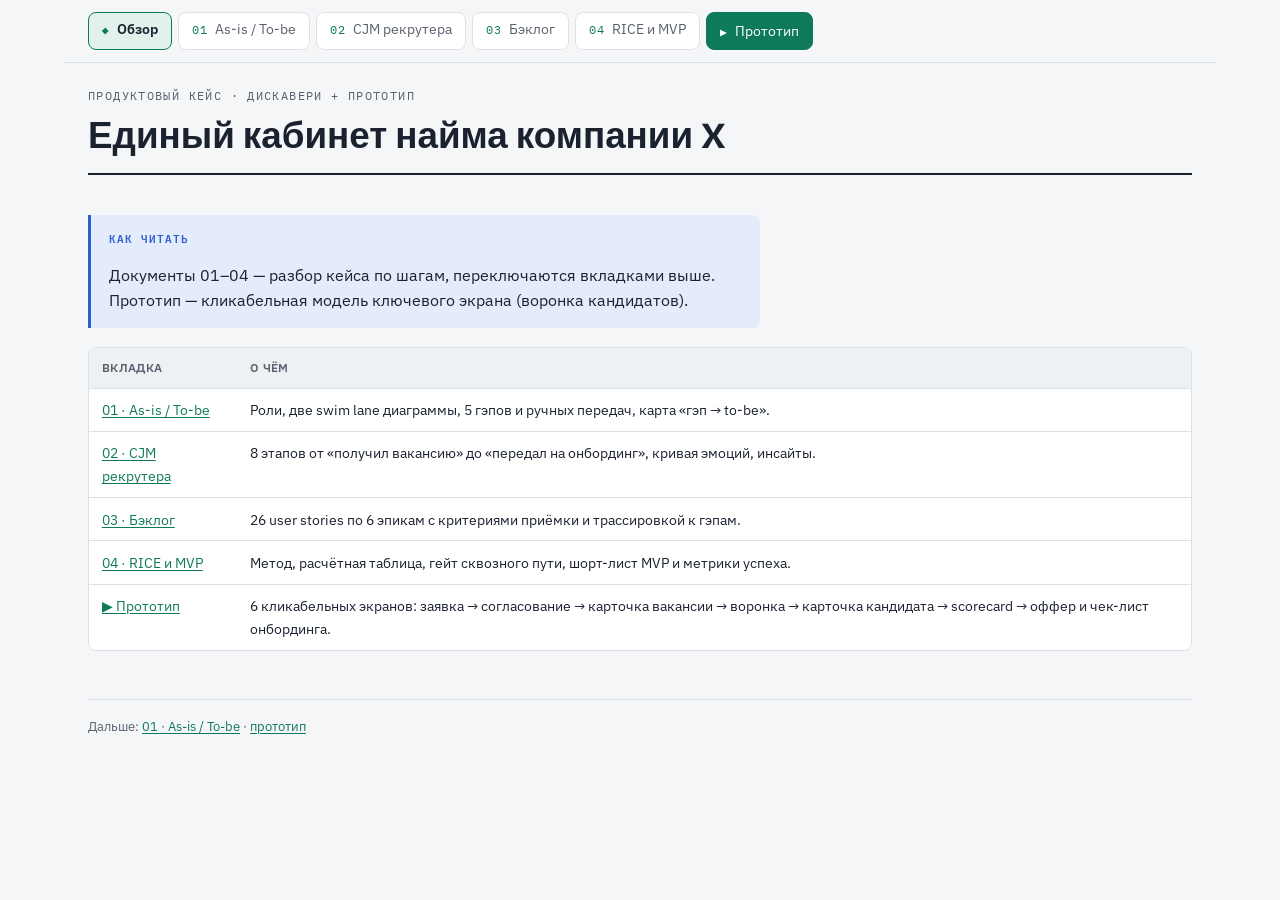
<file: index.html>
<!doctype html>
<html lang="ru">
<head>
<meta charset="utf-8">
<meta name="viewport" content="width=device-width, initial-scale=1">
<title>Единый кабинет найма компании X — решение кейса</title>
<link rel="preconnect" href="https://fonts.googleapis.com">
<link rel="preconnect" href="https://fonts.gstatic.com" crossorigin>
<link rel="stylesheet" href="https://fonts.googleapis.com/css2?family=Bricolage+Grotesque:opsz,wght@12..96,400..800&family=IBM+Plex+Mono:wght@400;500&family=IBM+Plex+Sans:wght@400;500;600;700&display=swap">
<link rel="stylesheet" href="assets/base.css">
<style>
  .doc-tabs {
    position: sticky; top: 0; z-index: 10;
    display: flex; flex-wrap: wrap; gap: 0.4rem;
    max-width: var(--maxw-page); margin: 0 auto; padding: 0.75rem 1.5rem;
    background: color-mix(in srgb, var(--ground) 92%, transparent);
    backdrop-filter: blur(6px);
    border-bottom: 1px solid var(--border);
  }
  .doc-tab {
    font-family: var(--font-body); font-size: 0.9rem; color: var(--ink-muted);
    background: var(--surface); border: 1px solid var(--border); border-radius: 8px;
    padding: 0.4rem 0.8rem; cursor: pointer; display: inline-flex; align-items: baseline; gap: 0.45rem;
    transition: border-color .15s, color .15s;
  }
  .doc-tab:hover { border-color: var(--accent); }
  .doc-tab .tnum { font-family: var(--font-mono); font-size: 0.72rem; letter-spacing: .08em; color: var(--accent); }
  .doc-tab[aria-selected="true"] { color: var(--ink); border-color: var(--accent); background: var(--accent-soft); font-weight: 600; }
  .tab-link { text-decoration: none; color: #fff; background: var(--accent); border-color: var(--accent); }
  .tab-link .tnum { color: #fff; }
  .tab-link:hover { filter: brightness(1.08); }
  .doc-panel { max-width: var(--maxw-page); margin: 0 auto; padding: 1.5rem; }
  .doc-panel .doc-head { margin-top: 0; }
  @media print {
    .doc-tabs { display: none; }
    .doc-panel[hidden] { display: block !important; }
    .doc-panel { padding: 0; break-before: page; }
    .doc-panel:first-of-type { break-before: auto; }
  }
</style>
</head>
<body>
<nav class="doc-tabs" role="tablist" aria-label="Документы кейса">
    <button role="tab" class="doc-tab" id="tab-d00" aria-controls="d00" data-target="d00"><span class="tnum">◆</span>Обзор</button>
    <button role="tab" class="doc-tab" id="tab-d01" aria-controls="d01" data-target="d01"><span class="tnum">01</span>As-is / To-be</button>
    <button role="tab" class="doc-tab" id="tab-d02" aria-controls="d02" data-target="d02"><span class="tnum">02</span>CJM рекрутера</button>
    <button role="tab" class="doc-tab" id="tab-d03" aria-controls="d03" data-target="d03"><span class="tnum">03</span>Бэклог</button>
    <button role="tab" class="doc-tab" id="tab-d04" aria-controls="d04" data-target="d04"><span class="tnum">04</span>RICE и MVP</button>
    <a class="doc-tab tab-link" href="prototype/index.html"><span class="tnum">▶</span>Прототип</a>
</nav>
<main>
  <section class="doc-panel" id="d00" role="tabpanel" aria-labelledby="tab-d00" hidden>

  <header class="doc-head">
    <span class="kicker">Продуктовый кейс · дискавери + прототип</span>
    <h1>Единый кабинет найма компании X</h1>
  </header>

  <div class="callout info">
    <span class="tag">Как читать</span>
    <p>Документы 01–04 — разбор кейса по шагам, переключаются вкладками выше. Прототип —
      кликабельная модель ключевого экрана (воронка кандидатов).</p>
  </div>

  <div class="table-wrap">
  <table>
    <thead><tr><th>Вкладка</th><th>О чём</th></tr></thead>
    <tbody>
      <tr><td><a href="#d01">01 · As-is / To-be</a></td><td>Роли, две swim lane диаграммы, 5 гэпов и ручных передач, карта «гэп → to-be».</td></tr>
      <tr><td><a href="#d02">02 · CJM рекрутера</a></td><td>8 этапов от «получил вакансию» до «передал на онбординг», кривая эмоций, инсайты.</td></tr>
      <tr><td><a href="#d03">03 · Бэклог</a></td><td>26 user stories по 6 эпикам с критериями приёмки и трассировкой к гэпам.</td></tr>
      <tr><td><a href="#d04">04 · RICE и MVP</a></td><td>Метод, расчётная таблица, гейт сквозного пути, шорт-лист MVP и метрики успеха.</td></tr>
      <tr><td><a href="prototype/index.html">▶ Прототип</a></td><td>6 кликабельных экранов: заявка → согласование → карточка вакансии → воронка → карточка кандидата → scorecard → оффер и чек-лист онбординга.</td></tr>
    </tbody>
  </table>
  </div>

  <p class="footnote">Дальше: <a href="#d01">01 · As-is / To-be</a> · <a href="prototype/index.html">прототип</a></p>

  </section>
  <section class="doc-panel" id="d01" role="tabpanel" aria-labelledby="tab-d01" hidden>

  <header class="doc-head">
    <span class="kicker">Кейс «Кабинет найма» · документ 01</span>
    <h1>As-is / To-be workflow</h1>
  </header>

  <p class="lede">Найм в компании X держится на людях, а не на инструменте. Единого источника
    правды (single source of truth) по вакансии нет: заявку заводят письмом, воронку рекрутер ведёт
    в личном Excel, фидбэк с интервью остаётся в чатах.
    Автоматизации нет ни на одном стыке — ни маршрутов согласования, ни автопереходов по статусам,
    ни SLA-таймеров и напоминаний. Каждый переход между ролями (HM → согласующие → рекрутер →
    интервьюеры → HRBP) — это ручной пинг, поэтому статус вакансии не виден целиком.</p>

  <h2>Роли в процессе</h2>
  <div class="table-wrap">
  <table>
    <thead><tr><th>Роль</th><th>Зона ответственности</th><th>Что делает руками сейчас</th></tr></thead>
    <tbody>
      <tr><td><strong>Нанимающий менеджер (HM)</strong></td><td>Формулирует потребность, создаёт заявку, проводит интервью, принимает решение по кандидату</td><td>Пишет заявку письмом, пингует рекрутера в чате, шлёт мнение об интервью текстом</td></tr>
      <tr><td><strong>Согласующие</strong><br>(руководитель HM, финансы / C&amp;B — Compensation &amp; Benefits, команда по компенсациям и льготам)</td><td>Подтверждают потребность против оргштатки и бюджета, согласуют вилку</td><td>Отвечают «ок» в цепочке писем</td></tr>
      <tr><td><strong>Рекрутер</strong></td><td>Публикация, сорсинг, скрининг, координация интервью, сбор фидбэка, оффер</td><td>Ведёт кандидатов в Excel, вручную собирает фидбэк, дублирует статусы в чаты</td></tr>
      <tr><td><strong>HR-партнёр (HRBP)</strong></td><td>Контроль процесса и SLA, запуск онбординга, адаптация на выходе</td><td>Заводит задачи на IT / доступы / рабочее место по памяти после оффера</td></tr>
      <tr><td><strong>Кандидат</strong> <span class="badge">внешний актор</span></td><td>Не пользователь кабинета. Его ощущение скорости и прозрачности — метрика</td><td>—</td></tr>
    </tbody>
  </table>
  </div>

  <h2>По чему меряем процесс</h2>
  <p>Четыре метрики, которые кабинет должен сдвинуть. Первые две — результат процесса,
    вторые две — его переносимость участниками и кандидатом.</p>
  <div class="table-wrap">
  <table>
    <thead><tr><th>Метрика</th><th>Что показывает</th><th>Как считаем</th></tr></thead>
    <tbody>
      <tr><td><strong>Time to fill</strong></td><td>Скорость сквозного процесса — от открытия вакансии до выхода сотрудника, включая согласование заявки и онбординг</td><td>Календарные дни между «вакансия открыта» и «первый рабочий день», медиана по закрытым за период</td></tr>
      <tr><td><strong>% прошедших испытательный срок</strong></td><td>Качество найма — прокси quality of hire и обратная сторона ранней текучести</td><td>Доля нанятых, успешно завершивших испытательный срок, от всех вышедших за период</td></tr>
      <tr><td><strong>Удовлетворённость кандидата процессом</strong></td><td>Прозрачность и скорость глазами кандидата — прямой драйвер candidate drop-off и принятия оффера</td><td>Опрос после финала (принят или отказ), CSAT/NPS по 5-балльной шкале</td></tr>
      <tr><td><strong>Удовлетворённость участников процессом</strong></td><td>Переносимость процесса для рекрутера, HM и HRBP — сколько ручной работы и «догонок» он требует</td><td>Периодический внутренний опрос трёх ролей, CSAT по 5-балльной шкале + доля ручных действий</td></tr>
    </tbody>
  </table>
  </div>

  <h2>As-is — процесс сегодня</h2>
  <figure class="diagram">
    <svg class="swimlane" viewBox="0 0 1225 362" role="img" aria-label="Swim lane диаграмма текущего процесса найма: пять дорожек ролей и девять этапов, все передачи между ролями ручные, пять отмеченных гэпов">
      <defs>
        <marker id="a-hand" markerWidth="8" markerHeight="8" refX="7" refY="4" orient="auto"><polygon points="0,0 8,4 0,8" fill="#c0392b"/></marker>
      </defs>
      <!-- сетка дорожек -->
      <g class="swimlane">
        <line class="lane-sep" x1="10" y1="30" x2="1215" y2="30"/>
        <line class="lane-sep" x1="10" y1="94" x2="1215" y2="94"/>
        <line class="lane-sep" x1="10" y1="158" x2="1215" y2="158"/>
        <line class="lane-sep" x1="10" y1="222" x2="1215" y2="222"/>
        <line class="lane-sep" x1="10" y1="286" x2="1215" y2="286"/>
        <line class="lane-sep" x1="10" y1="350" x2="1215" y2="350"/>
        <line class="lane-sep" x1="135" y1="10" x2="135" y2="350"/>
        <!-- подписи дорожек -->
        <text class="lane-label" x="16" y="66">HM</text>
        <text class="lane-label" x="16" y="123">Согласу-</text><text class="lane-label" x="16" y="135">ющие</text>
        <text class="lane-label" x="16" y="194">Рекрутер</text>
        <text class="lane-label" x="16" y="258">HRBP</text>
        <text class="lane-label" x="16" y="322">Система</text>
        <!-- подписи этапов -->
        <text class="stage-label" text-anchor="middle" x="195" y="22">Потребность</text>
        <text class="stage-label" text-anchor="middle" x="315" y="22">Заявка</text>
        <text class="stage-label" text-anchor="middle" x="435" y="22">Согласование</text>
        <text class="stage-label" text-anchor="middle" x="555" y="22">Публикация</text>
        <text class="stage-label" text-anchor="middle" x="675" y="22">Сорсинг / скрининг</text>
        <text class="stage-label" text-anchor="middle" x="795" y="22">Интервью</text>
        <text class="stage-label" text-anchor="middle" x="915" y="22">Фидбэк</text>
        <text class="stage-label" text-anchor="middle" x="1035" y="22">Оффер</text>
        <text class="stage-label" text-anchor="middle" x="1155" y="22">Онбординг</text>

        <!-- узлы -->
        <g><rect class="node-box" x="143" y="44" width="104" height="36" rx="5"/><text class="node-text" text-anchor="middle" x="195" y="66">Потребность</text></g>
        <g><rect class="node-box" x="263" y="44" width="104" height="36" rx="5"/><text class="node-text" text-anchor="middle" x="315" y="66">Заявка письмом</text></g>
        <g><rect class="node-box" x="383" y="108" width="104" height="36" rx="5"/><text class="node-text" text-anchor="middle" x="435" y="130">Аппрув в почте</text></g>
        <g><rect class="node-box" x="503" y="172" width="104" height="36" rx="5"/><text class="node-text" text-anchor="middle" x="555" y="194">Публикация</text></g>
        <g><rect class="node-box" x="623" y="168" width="104" height="44" rx="5"/><text class="node-text" text-anchor="middle" x="675" y="186">Кандидаты</text><text class="node-text" text-anchor="middle" x="675" y="200">в Excel</text></g>
        <g><rect class="node-box" x="743" y="44" width="104" height="36" rx="5"/><text class="node-text" text-anchor="middle" x="795" y="66">Интервью</text></g>
        <g><rect class="node-box" x="863" y="172" width="104" height="36" rx="5"/><text class="node-text" text-anchor="middle" x="915" y="194">Фидбэк в чате</text></g>
        <g><rect class="node-box" x="983" y="172" width="104" height="36" rx="5"/><text class="node-text" text-anchor="middle" x="1035" y="194">Оффер</text></g>
        <g><rect class="node-box" x="1103" y="232" width="104" height="44" rx="5"/><text class="node-text" text-anchor="middle" x="1155" y="250">Задачи</text><text class="node-text" text-anchor="middle" x="1155" y="264">по памяти</text></g>

        <!-- разрозненные инструменты в дорожке «Система» -->
        <text class="stage-label" text-anchor="middle" x="375" y="322" font-style="italic">почта</text>
        <text class="stage-label" text-anchor="middle" x="675" y="322" font-style="italic">Excel-файл</text>
        <text class="stage-label" text-anchor="middle" x="915" y="322" font-style="italic">мессенджер</text>
        <text class="stage-label" text-anchor="middle" x="662" y="340" font-size="10">нет единого источника правды</text>

        <!-- потоки (все ручные) -->
        <polyline class="flow hand" points="247,62 263,62" marker-end="url(#a-hand)"/>
        <polyline class="flow hand" points="315,80 315,126 383,126" marker-end="url(#a-hand)"/>
        <polyline class="flow hand" points="487,126 495,126 495,190 503,190" marker-end="url(#a-hand)"/>
        <polyline class="flow hand" points="607,190 623,190" marker-end="url(#a-hand)"/>
        <polyline class="flow hand" points="727,190 735,190 735,62 743,62" marker-end="url(#a-hand)"/>
        <polyline class="flow hand" points="847,62 855,62 855,190 863,190" marker-end="url(#a-hand)"/>
        <polyline class="flow hand" points="967,190 983,190" marker-end="url(#a-hand)"/>
        <polyline class="flow hand" points="1035,208 1035,254 1103,254" marker-end="url(#a-hand)"/>

        <!-- гэпы -->
        <g><circle class="gap-badge" cx="334" cy="126" r="10"/><text class="gap-badge-text" text-anchor="middle" x="334" y="130">1</text></g>
        <g><circle class="gap-badge" cx="615" cy="190" r="10"/><text class="gap-badge-text" text-anchor="middle" x="615" y="194">2</text></g>
        <g><circle class="gap-badge" cx="855" cy="128" r="10"/><text class="gap-badge-text" text-anchor="middle" x="855" y="132">3</text></g>
        <g><circle class="gap-badge" cx="975" cy="190" r="10"/><text class="gap-badge-text" text-anchor="middle" x="975" y="194">4</text></g>
        <g><circle class="gap-badge" cx="1069" cy="254" r="10"/><text class="gap-badge-text" text-anchor="middle" x="1069" y="258">5</text></g>
      </g>
    </svg>
    <figcaption>Красный пунктир — ручная передача между ролями (письмо или сообщение в чате).
      Дорожка «Система» почти пуста: вместо единого источника правды — три несвязанных инструмента.
      Кружки&nbsp;1–5 на пунктирных стрелках — гэпы на ручных передачах (см. карту ниже).</figcaption>
  </figure>

  <h2>To-be — целевой процесс</h2>
  <figure class="diagram">
    <svg class="swimlane" viewBox="0 0 1225 362" role="img" aria-label="Swim lane целевого процесса: те же дорожки и этапы, но единым источником правды становится система — объект Вакансия со статусами, автопереходами, SLA-таймерами и уведомлениями">
      <defs>
        <marker id="a-auto" markerWidth="8" markerHeight="8" refX="7" refY="4" orient="auto"><polygon points="0,0 8,4 0,8" fill="#0f7a5a"/></marker>
      </defs>
      <g class="swimlane">
        <line class="lane-sep" x1="10" y1="30" x2="1215" y2="30"/>
        <line class="lane-sep" x1="10" y1="94" x2="1215" y2="94"/>
        <line class="lane-sep" x1="10" y1="158" x2="1215" y2="158"/>
        <line class="lane-sep" x1="10" y1="222" x2="1215" y2="222"/>
        <line class="lane-sep" x1="10" y1="286" x2="1215" y2="286"/>
        <line class="lane-sep" x1="10" y1="350" x2="1215" y2="350"/>
        <line class="lane-sep" x1="135" y1="10" x2="135" y2="350"/>
        <text class="lane-label" x="16" y="66">HM</text>
        <text class="lane-label" x="16" y="123">Согласу-</text><text class="lane-label" x="16" y="135">ющие</text>
        <text class="lane-label" x="16" y="194">Рекрутер</text>
        <text class="lane-label" x="16" y="258">HRBP</text>
        <text class="lane-label" x="16" y="322">Система</text>
        <text class="stage-label" text-anchor="middle" x="195" y="22">Потребность</text>
        <text class="stage-label" text-anchor="middle" x="315" y="22">Заявка</text>
        <text class="stage-label" text-anchor="middle" x="435" y="22">Согласование</text>
        <text class="stage-label" text-anchor="middle" x="555" y="22">Публикация</text>
        <text class="stage-label" text-anchor="middle" x="675" y="22">Сорсинг / скрининг</text>
        <text class="stage-label" text-anchor="middle" x="795" y="22">Интервью</text>
        <text class="stage-label" text-anchor="middle" x="915" y="22">Фидбэк</text>
        <text class="stage-label" text-anchor="middle" x="1035" y="22">Оффер</text>
        <text class="stage-label" text-anchor="middle" x="1155" y="22">Онбординг</text>

        <g><rect class="node-box" x="143" y="44" width="104" height="36" rx="5"/><text class="node-text" text-anchor="middle" x="195" y="66">Открыл вакансию</text></g>
        <g><rect class="node-box" x="263" y="44" width="104" height="36" rx="5"/><text class="node-text" text-anchor="middle" x="315" y="66">Форма заявки</text></g>
        <g><rect class="node-box" x="383" y="108" width="104" height="44" rx="5"/><text class="node-text" text-anchor="middle" x="435" y="126">Аппрув в 1 клик,</text><text class="node-text" text-anchor="middle" x="435" y="140">статус виден</text></g>
        <g><rect class="node-box" x="503" y="172" width="104" height="36" rx="5"/><text class="node-text" text-anchor="middle" x="555" y="194">Публикация</text></g>
        <g><rect class="node-box" x="623" y="168" width="104" height="44" rx="5"/><text class="node-text" text-anchor="middle" x="675" y="186">Общая</text><text class="node-text" text-anchor="middle" x="675" y="200">воронка</text></g>
        <g><rect class="node-box" x="743" y="44" width="104" height="36" rx="5"/><text class="node-text" text-anchor="middle" x="795" y="66">Интервью</text></g>
        <g><rect class="node-box" x="863" y="44" width="104" height="36" rx="5"/><text class="node-text" text-anchor="middle" x="915" y="66">Scorecard</text></g>
        <g><rect class="node-box" x="983" y="172" width="104" height="36" rx="5"/><text class="node-text" text-anchor="middle" x="1035" y="194">Оффер</text></g>
        <g><rect class="node-box" x="1103" y="232" width="104" height="44" rx="5"/><text class="node-text" text-anchor="middle" x="1155" y="250">Авто</text><text class="node-text" text-anchor="middle" x="1155" y="264">чек-лист</text></g>

        <!-- система как единый источник правды -->
        <rect x="263" y="300" width="944" height="36" rx="8" fill="var(--accent-soft)" stroke="var(--accent)"/>
        <text text-anchor="middle" x="735" y="322" font-size="11.5" fill="var(--ink)">Единый объект «Вакансия»: статусы · автопереходы · SLA-таймеры · уведомления «мяч на тебе»</text>

        <!-- потоки: авто -->
        <polyline class="flow auto" points="247,62 263,62" marker-end="url(#a-auto)"/>
        <polyline class="flow auto" points="315,80 315,126 383,126" marker-end="url(#a-auto)"/>
        <polyline class="flow auto" points="487,130 495,130 495,190 503,190" marker-end="url(#a-auto)"/>
        <polyline class="flow auto" points="607,190 623,190" marker-end="url(#a-auto)"/>
        <polyline class="flow auto" points="727,190 735,190 735,62 743,62" marker-end="url(#a-auto)"/>
        <polyline class="flow auto" points="847,62 863,62" marker-end="url(#a-auto)"/>
        <polyline class="flow auto" points="915,80 915,190 983,190" marker-end="url(#a-auto)"/>
        <polyline class="flow auto" points="1035,208 1035,254 1103,254" marker-end="url(#a-auto)"/>
        <!-- оркестрация снизу -->
        <line class="flow auto" x1="435" y1="300" x2="435" y2="152" stroke-dasharray="3 3"/>
        <line class="flow auto" x1="675" y1="300" x2="675" y2="212" stroke-dasharray="3 3"/>
        <line class="flow auto" x1="1035" y1="300" x2="1035" y2="208" stroke-dasharray="3 3"/>
        <line class="flow auto" x1="1155" y1="300" x2="1155" y2="276" stroke-dasharray="3 3"/>
      </g>
    </svg>
    <figcaption>Зелёные связи — автоматические переходы и уведомления. Ручные передачи через почту
      и чат исчезают: их место занимает единый объект «Вакансия», который знает статус и сам
      двигает процесс, а роли работают в общем контексте.</figcaption>
  </figure>

  <h2>Карта: гэп → решение в to-be</h2>
  <div class="table-wrap">
  <table>
    <thead><tr><th>Гэп</th><th>Как закрывается в to-be</th><th>Эпик бэклога</th></tr></thead>
    <tbody>
      <tr><td>1 · Заявка и согласование в почте</td><td>Форма заявки в кабинете, линейный маршрут аппрува со статусом и уведомлениями согласующим</td><td><a href="#e1">E1 · Заявка и согласование</a></td></tr>
      <tr><td>2 · Кандидаты в Excel</td><td>Общая карточка вакансии и канбан-воронка с доступом HM и рекрутера, дедупликация</td><td><a href="#e2">E2 · Единая воронка</a></td></tr>
      <tr><td>3 · Фидбэк в чатах</td><td>Шаблон scorecard, запрос фидбэка интервьюерам, агрегированная рекомендация, блок перехода без фидбэка</td><td><a href="#e3">E3 · Структурированный фидбэк</a></td></tr>
      <tr><td>4 · Переходы без SLA</td><td>Автопереходы по событиям, SLA-таймеры и индикатор «завис», эскалации, адресные уведомления</td><td><a href="#e4">E4 · Оркестрация и SLA</a></td></tr>
      <tr><td>5 · Онбординг по памяти</td><td>Статус «оффер принят» автоматически создаёт чек-лист онбординга с задачами на IT, доступы, рабочее место</td><td><a href="#e5">E5 · Онбординг-хэндовер</a></td></tr>
    </tbody>
  </table>
  </div>

  <p class="footnote">Дальше: <a href="#d02">02 · путь рекрутера по этому процессу</a> · <a href="prototype/index.html">прототип</a></p>

  </section>
  <section class="doc-panel" id="d02" role="tabpanel" aria-labelledby="tab-d02" hidden>

  <header class="doc-head">
    <span class="kicker">Кейс «Кабинет найма» · документ 02</span>
    <h1>Путь рекрутера: от «взял вакансию» до «передал новичка»</h1>
    <span class="meta">CJM одной роли · 8 этапов · инструменты as-is</span>
  </header>

  <p class="lede">Рекрутер выбран для CJM не случайно: это единственная роль, которая проходит
    процесс целиком, и именно на ней сходятся все пять гэпов из документа&nbsp;01. Нанимающий
    менеджер видит только «свои» куски, HRBP включается в начале и конце — а рекрутер держит всю
    склейку руками.</p>

  <div class="card" style="max-width:42rem">
    <h3>Персона: Марина, рекрутер полного цикла</h3>
    <p style="margin:0.3rem 0 0;color:var(--ink-muted);font-size:0.92rem">Ведёт 6–8 вакансий
      одновременно, разного грейда. KPI — time-to-hire и доля успешно прошедших испытательный
      срок. Главная боль — не поиск людей, а «административный клей»: сведение статусов, догонки
      за фидбэком, ручные напоминания всем участникам.</p>
  </div>

  <h2>Карта пути</h2>
  <div class="table-wrap">
  <table>
    <thead><tr>
      <th style="min-width:9rem">Этап</th><th>Действия</th><th>Точки контакта</th>
      <th>Инструменты as-is</th><th>Боль</th><th>Возможность продукта</th>
    </tr></thead>
    <tbody>
      <tr>
        <td><strong>1. Получил вакансию в работу</strong></td>
        <td>Принимает заявку от HM, заводит вакансию у себя, прикидывает стратегию поиска</td>
        <td>HM, руководитель отдела подбора</td>
        <td>Письмо, устный разговор, свой Excel</td>
        <td>Заявка приходит в свободной форме, часто без вилки и профиля</td>
        <td>Структурированная форма заявки как единственный вход</td>
      </tr>
      <tr>
        <td><strong>2. Разобрался в требованиях</strong> <span class="badge enabler">пик боли</span></td>
        <td>Уточняет профиль, обязанности, must-have, вилку, процесс интервью</td>
        <td>HM, иногда его руководитель</td>
        <td>Чат, созвон, комментарии в письме</td>
        <td>Ходит уточнять по 2–3 круга; договорённости оседают в переписке и теряются</td>
        <td>Обязательные поля заявки + intake-чеклист + фиксация договорённостей в карточке</td>
      </tr>
      <tr>
        <td><strong>3. Публикация и сорсинг</strong></td>
        <td>Публикует вакансию, ведёт активный поиск, пишет кандидатам</td>
        <td>Джоб-борды, соцсети, реферальные каналы</td>
        <td>hh.ru, LinkedIn-аналоги, Telegram, Excel</td>
        <td>Кандидаты из разных источников сводятся в таблицу вручную, возникают дубли</td>
        <td>Единая воронка с автоприёмом откликов и меткой источника</td>
      </tr>
      <tr>
        <td><strong>4. Скрининг</strong></td>
        <td>Первичный отбор по резюме, телефонное интервью, отсев</td>
        <td>Кандидаты</td>
        <td>Телефон, заметки в Excel</td>
        <td>HM не видит, кого отсеяли и почему; спрашивает статус в чате</td>
        <td>Канбан-воронка, видимая HM в реальном времени</td>
      </tr>
      <tr>
        <td><strong>5. Организация интервью</strong></td>
        <td>Согласует слоты между кандидатом и 2–3 интервьюерами, рассылает приглашения</td>
        <td>Кандидат, интервьюеры, ассистенты</td>
        <td>Почта, календарь, чат</td>
        <td>Календарный пинг-понг; переносы теряются; интервьюеры забывают</td>
        <td>Подбор слота и напоминания из карточки кандидата</td>
      </tr>
      <tr>
        <td><strong>6. Сбор фидбэка</strong> <span class="badge enabler">пик боли</span></td>
        <td>Напоминает каждому интервьюеру, собирает мнения, сводит к решению</td>
        <td>Интервьюеры, HM</td>
        <td>Чат, устно, разрозненные заметки</td>
        <td>Догоняет людей по 2–4 дня; фидбэк несопоставим; решение без следа</td>
        <td>Структурированный scorecard + запрос в один клик + агрегированная рекомендация</td>
      </tr>
      <tr>
        <td><strong>7. Продвижение к офферу</strong></td>
        <td>Согласует условия, готовит и делает оффер, ведёт кандидата до принятия</td>
        <td>HM, C&amp;B, кандидат</td>
        <td>Письмо, документ оффера, чат</td>
        <td>Согласование вилки — снова переписка; статус оффера нигде не виден</td>
        <td>Оффер из карточки с маршрутом согласования и статусом</td>
      </tr>
      <tr>
        <td><strong>8. Передача на онбординг</strong></td>
        <td>Сообщает HRBP и HM о выходе, передаёт данные кандидата, закрывает вакансию</td>
        <td>HRBP, HM, IT</td>
        <td>Письмо, чат, устно</td>
        <td>Передаёт руками; часть задач онбординга ставится в последний момент</td>
        <td>Статус «оффер принят» сам создаёт чек-лист онбординга и уведомляет HRBP</td>
      </tr>
    </tbody>
  </table>
  </div>

  <h2>Кривая эмоций</h2>
  <figure class="diagram">
    <svg viewBox="0 0 920 280" role="img" aria-label="График эмоционального состояния рекрутера по восьми этапам: подъём на старте, глубокий провал на этапе разбора требований, ещё более глубокий — на сборе фидбэка, подъём на оффере и снова спад на ручной передаче в онбординг">
      <defs>
        <marker id="dot" markerWidth="6" markerHeight="6" refX="3" refY="3"><circle cx="3" cy="3" r="3" fill="currentColor"/></marker>
      </defs>
      <!-- оси -->
      <line x1="60" y1="140" x2="880" y2="140" stroke="var(--border-strong)" stroke-dasharray="4 4"/>
      <text x="46" y="60" text-anchor="end" font-size="11" fill="var(--ink-muted)">😀</text>
      <text x="46" y="226" text-anchor="end" font-size="11" fill="var(--ink-muted)">😣</text>
      <text x="46" y="144" text-anchor="end" font-size="11" fill="var(--ink-muted)">0</text>
      <!-- линия настроения: x = 60 + i*114 ; y = 140 - score*44 -->
      <polyline fill="none" stroke="var(--accent)" stroke-width="2.5"
        points="60,96 174,206 288,118 402,140 516,162 630,228 744,96 858,162"/>
      <!-- точки -->
      <circle cx="60"  cy="96"  r="4" fill="var(--accent)"/>
      <circle cx="174" cy="206" r="5" fill="var(--gap)"/>
      <circle cx="288" cy="118" r="4" fill="var(--accent)"/>
      <circle cx="402" cy="140" r="4" fill="var(--accent)"/>
      <circle cx="516" cy="162" r="4" fill="var(--warn)"/>
      <circle cx="630" cy="228" r="5" fill="var(--gap)"/>
      <circle cx="744" cy="96"  r="4" fill="var(--accent)"/>
      <circle cx="858" cy="162" r="4" fill="var(--warn)"/>
      <!-- подписи этапов -->
      <g font-size="10.5" fill="var(--ink-muted)" text-anchor="middle">
        <text x="60"  y="262">1 · Взял</text>
        <text x="174" y="262">2 · Требования</text>
        <text x="288" y="262">3 · Сорсинг</text>
        <text x="402" y="262">4 · Скрининг</text>
        <text x="516" y="262">5 · Интервью</text>
        <text x="630" y="262">6 · Фидбэк</text>
        <text x="744" y="262">7 · Оффер</text>
        <text x="858" y="262">8 · Онбординг</text>
      </g>
      <!-- аннотации провалов -->
      <text x="174" y="196" text-anchor="middle" font-size="10" fill="var(--gap)">неполная заявка</text>
      <text x="630" y="248" text-anchor="middle" font-size="10" fill="var(--gap)">догонки за фидбэком</text>
    </svg>
    <figcaption>Два провала — не про поиск людей, а про ручную склейку: разбор требований по
      кругам переписки (этап&nbsp;2) и сбор фидбэка догонками (этап&nbsp;6). Это и есть точки, где
      продукт даёт максимальный эффект.</figcaption>
  </figure>

  <h2>Инсайты</h2>
  <div class="callout gap">
    <span class="tag">Инсайт 1 → гэп 1, эпик E1</span>
    <p>Качество всего цикла задаётся на входе. Неполная заявка = 2–3 круга уточнений и риск искать
      «не того». Форма заявки с обязательными полями окупается сильнее, чем кажется по её простоте.</p>
  </div>
  <div class="callout gap">
    <span class="tag">Инсайт 2 → гэп 3, эпик E3</span>
    <p>Самая дорогая рутина рекрутера — не сорсинг, а сбор фидбэка. Структурированный scorecard с
      запросом в один клик и напоминаниями снимает 2–4 дня ожидания с каждого кандидата на финале.</p>
  </div>
  <div class="callout info">
    <span class="tag">Инсайт 3 → гэп 2 и 4, эпики E2, E4</span>
    <p>Половина сообщений рекрутера в чатах — это ответ на вопрос «какой статус?». Общая воронка,
      видимая HM, и адресные уведомления убирают сам класс этих коммуникаций.</p>
  </div>
  <div class="callout info">
    <span class="tag">Инсайт 4 → гэп 5, эпик E5</span>
    <p>Для рекрутера онбординг — «уже не моя зона», для HRBP — «ещё не дошли руки». Этот вакуум
      закрывается не человеком, а событием: принятый оффер должен сам создавать чек-лист.</p>
  </div>

  <p class="footnote">Дальше: <a href="#d03">03 · бэклог, где эти возможности превращаются в истории</a> · <a href="prototype/index.html">прототип</a></p>

  </section>
  <section class="doc-panel" id="d03" role="tabpanel" aria-labelledby="tab-d03" hidden>

  <header class="doc-head">
    <span class="kicker">Кейс «Кабинет найма» · документ 03</span>
    <h1>Бэклог: user stories, закрывающие гэпы</h1>
    <span class="meta">6 эпиков · 26 историй · трассировка к гэпам 01</span>
  </header>

  <p class="lede">Каждый эпик соответствует одному гэпу из документа&nbsp;01. Формат истории:
    <em>как роль — хочу действие — чтобы ценность</em>, с критериями приёмки.</p>

  <!-- E1 -->
  <div class="epic-head" id="e1"><span class="code">E1</span><h2>Заявка и согласование</h2></div>
  <p style="color:var(--ink-muted);max-width:42rem">Закрывает <a href="#d01">гэп 1</a>: заявка в почте, аппрув в переписке, статус не виден.</p>

  <div class="story">
    <span class="id">S1.1</span>
    <span class="title">Как HM, я хочу создать заявку на вакансию по форме с обязательными полями (профиль, вилка, грейд, обоснование headcount), чтобы рекрутер получил всё необходимое сразу.</span>
    <ul>
      <li>Заявку нельзя отправить, пока не заполнены обязательные поля</li>
      <li>Черновик автосохраняется; заявка привязана к оргединице и бюджету</li>
      <li>Есть intake-подсказки по типовому профилю грейда</li>
    </ul>
  </div>

  <div class="story">
    <span class="id">S1.2</span>
    <span class="title">Как согласующий, я хочу видеть очередь заявок на мой аппрув и согласовывать или отклонять в один клик с комментарием, чтобы не держать процесс в почте.</span>
    <ul>
      <li>Линейный маршрут: руководитель HM → финансы/C&amp;B при превышении порога вилки</li>
      <li>Отклонение возвращает заявку автору с указанием причины</li>
      <li>Каждое решение фиксируется с автором и временем</li>
    </ul>
  </div>

  <div class="story">
    <span class="id">S1.3</span>
    <span class="title">Как HM, я хочу видеть статус своей заявки и на ком сейчас шаг, чтобы не спрашивать в чате.</span>
    <ul>
      <li>Статусы: черновик · на согласовании · согласовано · отклонено</li>
      <li>Виден текущий согласующий и сколько времени заявка у него</li>
    </ul>
  </div>

  <div class="story">
    <span class="id">S1.4</span>
    <span class="title">Как согласующий, я хочу получать уведомление о заявке, ждущей меня, и напоминание через N часов, чтобы не замедлять процесс согласования.</span>
    <ul>
      <li>Уведомление при попадании заявки в мою очередь</li>
      <li>Повторное напоминание по истечении SLA, затем эскалация руководителю</li>
    </ul>
  </div>

  <div class="story">
    <span class="id">S1.5</span>
    <span class="title">Как рекрутер, я хочу, чтобы согласованная заявка автоматически становилась карточкой вакансии, чтобы не переносить данные руками.</span>
    <ul>
      <li>Поля заявки переносятся в вакансию без повторного ввода</li>
      <li>Связь «заявка ↔ вакансия» сохраняется для аудита</li>
    </ul>
  </div>

  <!-- E2 -->
  <div class="epic-head" id="e2"><span class="code">E2</span><h2>Единая воронка</h2></div>
  <p style="color:var(--ink-muted);max-width:42rem">Закрывает <a href="#d01">гэп 2</a>: кандидаты в личном Excel рекрутера.</p>

  <div class="story">
    <span class="id">S2.1</span>
    <span class="title">Как рекрутер, я хочу вести кандидатов по этапам на канбан-доске вакансии, чтобы заменить личную таблицу.</span>
    <ul>
      <li>Настраиваемый набор этапов; перевод кандидата между этапами</li>
      <li>Счётчики по этапам и фильтры по рекрутеру/статусу</li>
    </ul>
  </div>

  <div class="story">
    <span class="id">S2.2</span>
    <span class="title">Как HM, я хочу видеть воронку своей вакансии в реальном времени, чтобы понимать наполнение без запроса рекрутеру.</span>
    <ul>
      <li>Доступ на чтение всем участникам вакансии</li>
      <li>Видны кандидаты, их этапы и причины отказа</li>
    </ul>
  </div>

  <div class="story">
    <span class="id">S2.3</span>
    <span class="title">Как рекрутер, я хочу единую карточку кандидата с резюме, контактами, источником и историей касаний, чтобы весь контекст был в одном месте.</span>
    <ul>
      <li>Таймлайн действий по кандидату; вложения и заметки</li>
      <li>Теги и связь с другими вакансиями кандидата</li>
    </ul>
  </div>

  <div class="story">
    <span class="id">S2.4</span>
    <span class="title">Как рекрутер, я хочу автоматическое обнаружение дублей кандидата, чтобы не вести одного человека дважды.</span>
    <ul>
      <li>Матч по email и телефону при добавлении; предупреждение</li>
      <li>Возможность склеить карточки с сохранением истории</li>
    </ul>
  </div>

  <!-- E3 -->
  <div class="epic-head" id="e3"><span class="code">E3</span><h2>Структурированный фидбэк</h2></div>
  <p style="color:var(--ink-muted);max-width:42rem">Закрывает <a href="#d01">гэп 3</a>: фидбэк по интервью в чатах, решения без следа.</p>

  <div class="story">
    <span class="id">S3.1</span>
    <span class="title">Как HR, я хочу задать шаблон scorecard для вакансии (критерии + шкала), чтобы оценки кандидатов были сопоставимы.</span>
    <ul>
      <li>Набор критериев, шкала 1–4, шаблон по умолчанию для грейда</li>
      <li>Шаблон можно скорректировать под конкретную вакансию</li>
    </ul>
  </div>

  <div class="story">
    <span class="id">S3.2</span>
    <span class="title">Как рекрутер, я хочу запросить фидбэк у интервьюеров в один клик из карточки кандидата, чтобы не писать каждому вручную.</span>
    <ul>
      <li>Выбор интервьюеров; уведомление со ссылкой на форму</li>
      <li>Автонапоминание тем, кто не заполнил, через заданный срок</li>
    </ul>
  </div>

  <div class="story">
    <span class="id">S3.3</span>
    <span class="title">Как интервьюер, я хочу заполнить scorecard за две минуты: оценки по критериям, рекомендация hire / no-hire, короткий комментарий.</span>
    <ul>
      <li>Форма строится из шаблона вакансии; черновик сохраняется</li>
      <li>Нельзя отправить без итоговой рекомендации</li>
    </ul>
  </div>

  <div class="story">
    <span class="id">S3.4</span>
    <span class="title">Как HM, я хочу видеть агрегированную рекомендацию по кандидату — сводку оценок и hire / no-hire всех интервьюеров, — чтобы принять решение по фактам.</span>
    <ul>
      <li>Агрегат обновляется по мере поступления scorecard</li>
      <li>Видно, кто из интервьюеров ещё не сдал фидбэк</li>
    </ul>
  </div>

  <div class="story">
    <span class="id">S3.5</span>
    <span class="title">Как HR, я хочу, чтобы перевод кандидата на этап оффера блокировался без собранного фидбэка, чтобы решение всегда имело зафиксированный след.</span>
    <ul>
      <li>Правило настраивается на этап; при попытке перехода — предупреждение</li>
      <li>Override возможен только с письменным обоснованием</li>
    </ul>
  </div>

  <!-- E4 -->
  <div class="epic-head" id="e4"><span class="code">E4</span><h2>Оркестрация и SLA</h2></div>
  <p style="color:var(--ink-muted);max-width:42rem">Закрывает <a href="#d01">гэп 4</a>: переходы между этапами ручным пингом, нет SLA.</p>

  <div class="story">
    <span class="id">S4.1</span>
    <span class="title">Как HR, я хочу задавать SLA на каждый этап воронки, чтобы отслеживать «зависших» кандидатов.</span>
    <ul>
      <li>Срок в днях на этап; индикатор превышения на карточке кандидата</li>
      <li>Отчёт по кандидатам с нарушенным SLA</li>
    </ul>
  </div>

  <div class="story">
    <span class="id">S4.2</span>
    <span class="title">Как рекрутер или HM, я хочу адресное уведомление, когда действие ждёт именно меня, чтобы не мониторить доску вручную.</span>
    <ul>
      <li>Событие в процессе → уведомление ответственному за следующий шаг</li>
      <li>Ежедневный дайджест открытых задач; без дублирующих сообщений</li>
    </ul>
  </div>

  <div class="story">
    <span class="id">S4.3</span>
    <span class="title">Как HR, я хочу автоэскалацию при превышении SLA, чтобы узкое место не оставалось незамеченным.</span>
    <ul>
      <li>Эскалация руководителю ответственного через N дней просрочки</li>
      <li>Действие логируется в истории вакансии</li>
    </ul>
  </div>

  <div class="story">
    <span class="id">S4.4</span>
    <span class="title">Как рекрутер, я хочу автопереходы по событиям (назначено интервью → этап «Интервью»; все scorecard собраны → этап «Фидбэк»), чтобы не двигать кандидата руками.</span>
    <ul>
      <li>Набор правил «событие → переход» настраивается администратором</li>
      <li>Автоперевод отражается в истории с пометкой «автоматически»</li>
    </ul>
  </div>

  <!-- E5 -->
  <div class="epic-head" id="e5"><span class="code">E5</span><h2>Онбординг-хэндовер</h2></div>
  <p style="color:var(--ink-muted);max-width:42rem">Закрывает <a href="#d01">гэп 5</a>: онбординг стартует «по памяти» после оффера.</p>

  <div class="story">
    <span class="id">S5.1</span>
    <span class="title">Как HRBP, я хочу, чтобы статус «оффер принят» автоматически создавал чек-лист онбординга (IT, доступы, рабочее место, оформление, план на первый день), чтобы ничего не забыть.</span>
    <ul>
      <li>Шаблон чек-листа по типу роли; задачи с ответственными</li>
      <li>Сроки задач считаются относительно даты выхода</li>
      <li>HRBP и HM получают уведомление о создании чек-листа</li>
    </ul>
  </div>

  <div class="story">
    <span class="id">S5.2</span>
    <span class="title">Как HRBP, я хочу передать данные кандидата в кадровый учёт из карточки, чтобы не вводить их повторно.</span>
    <ul>
      <li>Экспорт или интеграция ключевых полей кандидата</li>
      <li>Согласие кандидата на обработку данных зафиксировано</li>
    </ul>
  </div>

  <div class="story">
    <span class="id">S5.3</span>
    <span class="title">Как HM, я хочу видеть готовность онбординга нового сотрудника к дате выхода, чтобы вмешаться заранее.</span>
    <ul>
      <li>Прогресс чек-листа в процентах; подсветка просроченных задач</li>
      <li>Напоминание за 3 дня до выхода при незакрытых критичных задачах</li>
    </ul>
  </div>

  <div class="story">
    <span class="id">S5.4</span>
    <span class="title">Как рекрутер, я хочу, чтобы вакансия автоматически закрывалась при выходе кандидата, чтобы поддерживать чистоту статусов.</span>
    <ul>
      <li>Переход кандидата в статус «вышел» закрывает связанную вакансию</li>
      <li>При нескольких позициях в заявке закрывается одна из них</li>
    </ul>
  </div>

  <!-- E6 -->
  <div class="epic-head" id="e6"><span class="code">E6</span><h2>Аналитика статусов</h2> <span class="badge could">весь эпик — Could</span></div>
  <p style="color:var(--ink-muted);max-width:42rem">Не закрывает отдельный гэп — надстройка над
    данными, которые появятся благодаря E1–E5. Осознанно отложена (см. документ 04).</p>
  <div class="grid">
    <div class="card"><span class="n">S6.1</span><h3>Дашборд статусов</h3><p style="font-size:0.88rem;color:var(--ink-muted)">Все вакансии в одном экране: этап, ответственный, дни в работе, нарушения SLA.</p></div>
    <div class="card"><span class="n">S6.2</span><h3>Конверсия воронки</h3><p style="font-size:0.88rem;color:var(--ink-muted)">Переходы между этапами и по источникам кандидатов.</p></div>
    <div class="card"><span class="n">S6.3</span><h3>Time-to-hire</h3><p style="font-size:0.88rem;color:var(--ink-muted)">Общий срок и его разложение по этапам — где теряются дни.</p></div>
    <div class="card"><span class="n">S6.4</span><h3>Нагрузка рекрутеров</h3><p style="font-size:0.88rem;color:var(--ink-muted)">Активные вакансии и кандидаты на рекрутера, для балансировки.</p></div>
  </div>

  <h2>Трассировка: гэп → истории</h2>
  <div class="table-wrap">
  <table>
    <thead><tr><th>Гэп (документ 01)</th><th>Эпик</th><th>Истории</th></tr></thead>
    <tbody>
      <tr><td>1 · Заявка и согласование в почте</td><td>E1</td><td>S1.1 · S1.2 · S1.3 · S1.4 · S1.5</td></tr>
      <tr><td>2 · Кандидаты в Excel</td><td>E2</td><td>S2.1 · S2.2 · S2.3 · S2.4</td></tr>
      <tr><td>3 · Фидбэк в чатах</td><td>E3</td><td>S3.1 · S3.2 · S3.3 · S3.4 · S3.5</td></tr>
      <tr><td>4 · Переходы без SLA</td><td>E4</td><td>S4.1 · S4.2 · S4.3 · S4.4</td></tr>
      <tr><td>5 · Онбординг по памяти</td><td>E5</td><td>S5.1 · S5.2 · S5.3 · S5.4</td></tr>
      <tr><td>— (надстройка)</td><td>E6</td><td>S6.1 · S6.2 · S6.3 · S6.4</td></tr>
    </tbody>
  </table>
  </div>

  <p class="footnote">Дальше: <a href="#d04">04 · как из этих 26 историй собран MVP</a> · <a href="prototype/index.html">прототип</a></p>

  </section>
  <section class="doc-panel" id="d04" role="tabpanel" aria-labelledby="tab-d04" hidden>

  <header class="doc-head">
    <span class="kicker">Кейс «Кабинет найма» · документ 04</span>
    <h1>Приоритизация по RICE и шорт-лист MVP</h1>
    <span class="meta">Метод · расчётная таблица · гейт сквозного пути · метрики успеха</span>
  </header>

  <p class="lede">Задача приоритизации здесь особенная: нельзя просто взять топ самых ценных фич.
    «Единый кабинет» имеет смысл, только если happy path <em>заявка → выход</em> непрерывен. Поэтому
    метод — RICE, но happy path обязан оставаться непрерывным: заявку и онбординг-чек-лист
    держим в MVP, даже если по чистому RICE они ниже.</p>

  <h2>Шкалы под этот кейс</h2>
  <div class="grid">
    <div class="card"><h3>Reach</h3><p style="font-size:0.88rem;color:var(--ink-muted)">Событий за квартал, которых касается фича. Ориентир: 40 заявок на подбор в квартал, ~30 выходов, ~10 кандидатов и ~4 финалиста на вакансию.</p></div>
    <div class="card"><h3>Impact</h3><p style="font-size:0.88rem;color:var(--ink-muted)">Вклад в time-to-hire и долю ручных передач. Шкала RICE: 3 / 2 / 1 / 0.5 / 0.25.</p></div>
    <div class="card"><h3>Confidence</h3><p style="font-size:0.88rem;color:var(--ink-muted)">100 / 90 / 80 / 50 %. Дискавери кабинетный, поэтому <b>там, где эффект держится на гипотезе, ставим 80 % и ниже</b>. 90 % — только для проверенных паттернов, которые замещают понятный инструмент (канбан вместо Excel) или описывают базовую сущность (карточка вакансии).</p></div>
    <div class="card"><h3>Effort</h3><p style="font-size:0.88rem;color:var(--ink-muted)">Человеко-недели команды из 1 fullstack + дизайнер. <span style="font-family:var(--font-mono)">RICE = R × I × C / E</span></p></div>
  </div>

  <h2>Расчётная таблица</h2>
  <div class="table-wrap">
  <table>
    <thead><tr>
      <th>Фича (истории)</th><th class="num">R</th><th class="num">I</th><th class="num">C</th><th class="num">E</th><th class="num">RICE</th><th>Ключевое допущение</th><th>Аргументация оценок</th>
    </tr></thead>
    <tbody>
      <tr class="is-mvp"><td>Структурный scorecard + запрос фидбэка <span class="badge">S3.1–S3.4</span></td><td class="num">480</td><td class="num">3</td><td class="num">0.8</td><td class="num">3</td><td class="num">384</td><td>Сбор фидбэка — самая дорогая рутина финала (CJM, инсайт 2)</td><td style="font-size:0.82rem;color:var(--ink-muted)"><b>R 480:</b> ~4 финалиста × ~3 интервьюера × 40 вакансий/кв. <b>I 3:</b> закрывает крупнейший источник ручных пингов в финале. <b>C 0.8:</b> механика понятна, но приживаемость шаблона критериев — гипотеза. <b>E 3:</b> формы + агрегация, без интеграций.</td></tr>
      <tr class="is-mvp"><td>Канбан-воронка с ручным переводом этапов <span class="badge">S2.1–S2.3</span></td><td class="num">400</td><td class="num">3</td><td class="num">0.9</td><td class="num">4</td><td class="num">270</td><td>Заменяет Excel, даёт HM видимость — снимает класс «какой статус?»</td><td style="font-size:0.82rem;color:var(--ink-muted)"><b>R 400:</b> ~10 кандидатов × 40 вакансий/кв. <b>I 3:</b> убирает целый класс вопросов «на каком этапе». <b>C 0.9:</b> проверенный паттерн, замена очевидна. <b>E 4:</b> доски, карточки, история касаний.</td></tr>
      <tr><td>SLA-таймеры + адресные уведомления <span class="badge">S4.1–S4.2</span></td><td class="num">400</td><td class="num">2</td><td class="num">0.7</td><td class="num">4</td><td class="num">140</td><td>Молчаливые дни между этапами — крупнейший вклад в time-to-hire</td><td style="font-size:0.82rem;color:var(--ink-muted)"><b>R 400:</b> число переходов этапов ≈ объёму воронки. <b>I 2:</b> ускоряет, но не разблокирует — путь работает и без напоминаний. <b>C 0.7:</b> нет данных, какие пороги SLA реально сдвинут поведение. <b>E 4:</b> таймеры + инфраструктура уведомлений.</td></tr>
      <tr><td>Блок перехода на оффер без фидбэка <span class="badge">S3.5</span></td><td class="num">160</td><td class="num">1</td><td class="num">0.8</td><td class="num">1</td><td class="num">128</td><td>Дёшево; работает только поверх готового scorecard</td><td style="font-size:0.82rem;color:var(--ink-muted)"><b>R 160:</b> ~4 финалиста × 40 вакансий/кв. <b>I 1:</b> точечный контроль качества, не меняет скорость. <b>C 0.8:</b> простое правило, риск только в исключениях. <b>E 1:</b> одно условие поверх существующего статуса.</td></tr>
      <tr class="is-mvp"><td>Единая карточка вакансии со статусом <span class="badge">S1.3 · S2.x</span></td><td class="num">120</td><td class="num">2</td><td class="num">0.9</td><td class="num">3</td><td class="num">72</td><td>Носитель состояния, на который всё крепится</td><td style="font-size:0.82rem;color:var(--ink-muted)"><b>R 120:</b> ~40 вакансий/кв × 3 просмотра статуса на участника. <b>I 2:</b> сам по себе экономит мало, но без него не живут остальные фичи. <b>C 0.9:</b> базовая сущность, риск только в деталях модели данных. <b>E 3:</b> модель данных + экран.</td></tr>
      <tr><td>Автообнаружение дублей кандидата <span class="badge">S2.4</span></td><td class="num">400</td><td class="num">0.5</td><td class="num">0.7</td><td class="num">2</td><td class="num">70</td><td>Раздражает, но не блокирует процесс</td><td style="font-size:0.82rem;color:var(--ink-muted)"><b>R 400:</b> проверка на каждого кандидата воронки. <b>I 0.5:</b> раздражитель, а не потеря — обходится вручную. <b>C 0.7:</b> качество матчинга по ФИО/контактам заранее не известно. <b>E 2:</b> правила сравнения + разрешение конфликтов.</td></tr>
      <tr><td>Автопереходы и эскалации <span class="badge">S4.3–S4.4</span></td><td class="num">400</td><td class="num">1</td><td class="num">0.5</td><td class="num">5</td><td class="num">40</td><td>Много правил и краевых случаев; уверенность низкая</td><td style="font-size:0.82rem;color:var(--ink-muted)"><b>R 400:</b> потенциально на каждом переходе этапа. <b>I 1:</b> экономит клики, но не устраняет ручную передачу как таковую. <b>C 0.5:</b> набор правил и краевых случаев не выявлен — нужна статистика. <b>E 5:</b> движок правил + тестирование сценариев.</td></tr>
      <tr class="is-mvp"><td>Электронная заявка + линейное согласование <span class="badge">S1.1–S1.5</span></td><td class="num">120</td><td class="num">2</td><td class="num">0.8</td><td class="num">5</td><td class="num">38</td><td>Маршрутизация аппрува трудоёмка; охват — только заявки, не кандидаты</td><td style="font-size:0.82rem;color:var(--ink-muted)"><b>R 120:</b> ~40 заявок/кв × ~3 согласующих. <b>I 2:</b> замыкает вход процесса, но затрагивает только старт. <b>C 0.8:</b> линейный маршрут предсказуем. <b>E 5:</b> форма, роли, маршрутизация аппрува, уведомления.</td></tr>
      <tr><td>Интеграция с джоб-бордами (автоприём откликов)</td><td class="num">300</td><td class="num">1</td><td class="num">0.6</td><td class="num">6</td><td class="num">30</td><td>Внешние API, долго; сорсинг вне фокуса кейса</td><td style="font-size:0.82rem;color:var(--ink-muted)"><b>R 300:</b> входящие отклики, но ниже объёма воронки. <b>I 1:</b> сорсинг вне фокуса кейса. <b>C 0.6:</b> зависит от чужих API и их лимитов. <b>E 6:</b> несколько внешних интеграций и нормализация данных.</td></tr>
      <tr class="is-mvp"><td>Авто чек-лист онбординга при «оффер принят» <span class="badge">S5.1</span></td><td class="num">30</td><td class="num">2</td><td class="num">0.7</td><td class="num">3</td><td class="num">14</td><td>Малый охват (только выходы), но замыкает сквозной путь</td><td style="font-size:0.82rem;color:var(--ink-muted)"><b>R 30:</b> ~30 выходов/кв — самый узкий охват в списке. <b>I 2:</b> для этих случаев закрывает ручную постановку задач IT/доступам. <b>C 0.7:</b> состав чек-листа отличается по подразделениям. <b>E 3:</b> шаблон задач + триггер по статусу.</td></tr>
      <tr><td>Передача данных в кадровый учёт <span class="badge">S5.2</span></td><td class="num">30</td><td class="num">1</td><td class="num">0.7</td><td class="num">3</td><td class="num">7</td><td>Зависит от внешней кадровой системы</td><td style="font-size:0.82rem;color:var(--ink-muted)"><b>R 30:</b> те же ~30 выходов/кв. <b>I 1:</b> экономит одно заполнение формы на выход. <b>C 0.7:</b> формат обмена с кадровой системой не зафиксирован. <b>E 3:</b> маппинг полей + выгрузка.</td></tr>
      <tr><td>Аналитический дашборд статусов <span class="badge">E6</span></td><td class="num">30</td><td class="num">1</td><td class="num">0.7</td><td class="num">5</td><td class="num">4</td><td>Ценен, но не разблокирует процесс; нужен накопленный объём данных</td><td style="font-size:0.82rem;color:var(--ink-muted)"><b>R 30:</b> смотрят лид найма и HRD, редкие сессии. <b>I 1:</b> помогает управлять, но не убирает ручных передач. <b>C 0.7:</b> набор нужных срезов прояснится только на данных. <b>E 5:</b> витрина метрик + визуализация.</td></tr>
    </tbody>
  </table>
  </div>

  <h2>Шорт-лист MVP</h2>
  <p>По чистому RICE топ — это scorecard, воронка, SLA, блокировка и карточка. Электронная заявка
    (RICE&nbsp;38) и авто-чек-лист онбординга (RICE&nbsp;14) в него не попадают, но включены в MVP
    осознанно: это точки входа и выхода сквозного пути. RICE меряет отдачу отдельной фичи и по
    построению недооценивает связующие звенья — без заявки согласование остаётся в почте, а
    карточку вакансии заводят вручную, и «единый кабинет» вырождается в обычную ATS. Правило:
    <strong>MVP = топ RICE, но happy path «заявка → согласование → воронка → фидбэк → оффер →
    онбординг» обязан быть непрерывным</strong>.</p>
  <div class="grid">
    <div class="card"><span class="n">1</span><h3>Электронная заявка + линейное согласование</h3><p style="font-size:0.88rem;color:var(--ink-muted)">Форма с обязательными полями, маршрут аппрува в 1–2 шага, статус и уведомления. Точка входа.</p></div>
    <div class="card"><span class="n">2</span><h3>Единая карточка вакансии со статусом</h3><p style="font-size:0.88rem;color:var(--ink-muted)">Носитель состояния: данные из заявки, команда найма, текущий статус, история.</p></div>
    <div class="card"><span class="n">3</span><h3>Канбан-воронка, ручной перевод этапов</h3><p style="font-size:0.88rem;color:var(--ink-muted)">Общая для рекрутера и HM, карточка кандидата с историей касаний. Заменяет Excel.</p></div>
    <div class="card"><span class="n">4</span><h3>Структурный scorecard + запрос фидбэка</h3><p style="font-size:0.88rem;color:var(--ink-muted)">Шаблон критериев, запрос в один клик, агрегат рекомендаций. Плюс дешёвый блок перехода на оффер без фидбэка (S3.5).</p></div>
    <div class="card"><span class="n">5</span><h3>Авто чек-лист онбординга</h3><p style="font-size:0.88rem;color:var(--ink-muted)">Статус «оффер принят» создаёт задачи на IT, доступы, рабочее место. Точка выхода.</p></div>
  </div>

  <div class="callout ok">
    <span class="tag">Принцип одной строкой</span>
    <p>Каждый пункт MVP убирает ровно одну ручную передачу, а вместе они образуют непрерывную цепочку.
      Это тонкий сквозной срез, а не набор лучших фич по отдельности.</p>
  </div>

  <h2>Fast-follow (сразу после MVP)</h2>
  <ol style="max-width:42rem;color:var(--ink-muted)">
    <li><strong>SLA-таймеры + адресные уведомления</strong> (RICE 140) — самый ценный не-MVP пункт. Не в MVP, потому что требует инфраструктуры уведомлений и таймеров, а сквозной путь работает и без проактивных напоминаний.</li>
    <li><strong>Автообнаружение дублей</strong> (RICE 70) — снимает раздражитель воронки.</li>
    <li><strong>Автопереходы по событиям</strong> (RICE 40) — когда наберётся статистика по краевым случаям.</li>
  </ol>

  <h2>Вне ближайшего горизонта</h2>
  <p style="max-width:42rem;color:var(--ink-muted)">Интеграции с джоб-бордами и сорсинг · аналитический
    дашборд (нужен объём данных) · параллельные и условные маршруты согласования · drag-and-drop в
    воронке · ролевая кастомизация scorecard. Всё это — attractive-слой, который не влияет на
    целостность процесса.</p>

  <h2>Метрики успеха MVP</h2>
  <div class="table-wrap">
  <table>
    <thead><tr><th>Метрика</th><th>Что показывает</th><th>Ориентир</th></tr></thead>
    <tbody>
      <tr><td>Time-to-hire</td><td>Сквозной срок закрытия вакансии</td><td>−20 % за 2 квартала</td></tr>
      <tr><td>Доля переходов этапа без ручного пинга</td><td>Насколько процесс перестал жить в чатах</td><td>&gt; 80 %</td></tr>
      <tr><td>% интервью с заполненным scorecard в срок</td><td>Приживаемость структурного фидбэка</td><td>&gt; 90 %</td></tr>
      <tr><td>% вакансий с чек-листом онбординга до дня выхода</td><td>Замкнут ли конец процесса</td><td>100 %</td></tr>
      <tr><td>Доля заявок, потерянных до старта поиска</td><td>Замкнут ли вход процесса</td><td>→ 0</td></tr>
    </tbody>
  </table>
  </div>

  <p class="footnote">Начало: <a href="#d00">обзор</a> · <a href="#d01">01 · As-is / To-be</a>
    · кликабельная модель воронки — <a href="prototype/index.html">прототип</a></p>

  </section>
</main>
<script>
(function () {
  var tabs = Array.prototype.slice.call(document.querySelectorAll('button.doc-tab'));
  var panels = Array.prototype.slice.call(document.querySelectorAll('.doc-panel'));

  function activate(id, opts) {
    opts = opts || {};
    var found = false;
    tabs.forEach(function (t) {
      var on = t.dataset.target === id;
      t.setAttribute('aria-selected', on ? 'true' : 'false');
      t.tabIndex = on ? 0 : -1;
      if (on) found = true;
    });
    panels.forEach(function (p) { p.hidden = p.id !== id; });
    if (found && opts.hash !== false) history.replaceState(null, '', '#' + id);
    if (opts.focus) {
      var el = document.getElementById(id);
      if (el) el.setAttribute('tabindex', '-1'), el.focus();
    }
  }

  tabs.forEach(function (t) {
    t.addEventListener('click', function () { activate(t.dataset.target); window.scrollTo(0, 0); });
  });

  // in-page anchor links: reveal the panel that contains the target, then scroll to it
  document.addEventListener('click', function (e) {
    var a = e.target.closest('a[href^="#"]');
    if (!a) return;
    var id = a.getAttribute('href').slice(1);
    if (!id) return;
    var target = document.getElementById(id);
    if (!target) return;
    e.preventDefault();
    var panel = target.closest('.doc-panel');
    if (panel) activate(panel.id);
    target.scrollIntoView({ behavior: 'smooth', block: 'start' });
  });

  // deep link on load: #d0x selects a tab, #anchor opens its panel
  var initial = location.hash.slice(1);
  var startPanel = document.getElementById('d00');
  if (initial) {
    var el = document.getElementById(initial);
    if (el && el.classList.contains('doc-panel')) startPanel = el;
    else if (el && el.closest('.doc-panel')) startPanel = el.closest('.doc-panel');
  }
  activate(startPanel.id, { hash: false });
  if (initial && initial !== startPanel.id) {
    var t = document.getElementById(initial);
    if (t) t.scrollIntoView();
  }
})();
</script>
</body>
</html>
</file>
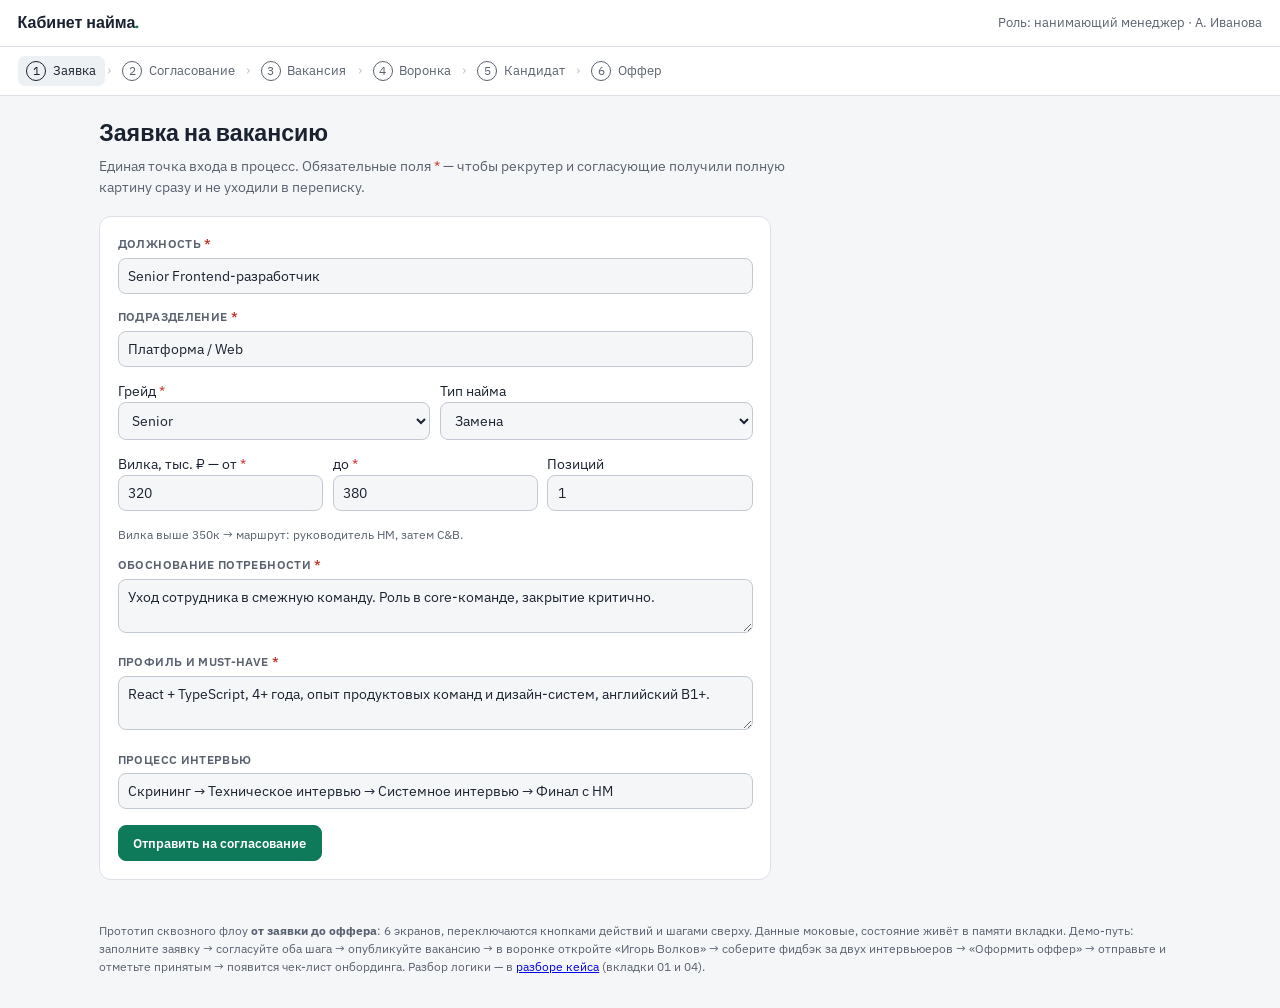
<file: prototype/index.html>
<!doctype html>
<html lang="ru">
<head>
<meta charset="utf-8">
<meta name="viewport" content="width=device-width, initial-scale=1">
<title>Кабинет найма — прототип флоу</title>
<link rel="preconnect" href="https://fonts.googleapis.com">
<link rel="preconnect" href="https://fonts.gstatic.com" crossorigin>
<link rel="stylesheet" href="https://fonts.googleapis.com/css2?family=Bricolage+Grotesque:opsz,wght@12..96,400..800&family=IBM+Plex+Mono:wght@400;500&family=IBM+Plex+Sans:wght@400;500;600;700&display=swap">
<style>
:root{
  --ground:#f5f6f8;--surface:#fff;--surface-alt:#eef1f4;--ink:#1a2230;--muted:#59616f;
  --border:#dde1e7;--border-strong:#c3c9d2;--accent:#0f7a5a;--accent-soft:#e2f1eb;
  --gap:#c0392b;--gap-soft:#f7e4e1;--warn:#b7791f;--warn-soft:#f6ecda;--info:#2f5fce;--info-soft:#e4ebfb;
  --font-display:"Bricolage Grotesque","Trebuchet MS",sans-serif;
  --font-body:"IBM Plex Sans",-apple-system,BlinkMacSystemFont,"Segoe UI",Roboto,sans-serif;
  --font-mono:"IBM Plex Mono",ui-monospace,Menlo,monospace;
}
@media (prefers-color-scheme:dark){:root:not([data-theme="light"]){
  --ground:#14171c;--surface:#1c2028;--surface-alt:#262b34;--ink:#e8ebef;--muted:#a3abb8;
  --border:#333a44;--border-strong:#454e5a;--accent:#3fbf95;--accent-soft:#17362c;
  --gap:#e8776a;--gap-soft:#3a2320;--warn:#d9a441;--warn-soft:#372c17;--info:#7ea1ec;--info-soft:#1e2a44;
}}
:root[data-theme="dark"]{
  --ground:#14171c;--surface:#1c2028;--surface-alt:#262b34;--ink:#e8ebef;--muted:#a3abb8;
  --border:#333a44;--border-strong:#454e5a;--accent:#3fbf95;--accent-soft:#17362c;
  --gap:#e8776a;--gap-soft:#3a2320;--warn:#d9a441;--warn-soft:#372c17;--info:#7ea1ec;--info-soft:#1e2a44;
}
*{box-sizing:border-box}
body{margin:0;background:var(--ground);color:var(--ink);font-family:var(--font-body);font-size:14px;line-height:1.5}
button,input,select,textarea{font-family:inherit}
button{cursor:pointer}
button:focus-visible,a:focus-visible,select:focus-visible,input:focus-visible,textarea:focus-visible{outline:2px solid var(--info);outline-offset:2px}
[hidden]{display:none!important}
@media (prefers-reduced-motion:reduce){*{transition:none!important;animation:none!important}}

.topbar{display:flex;align-items:center;gap:1rem;flex-wrap:wrap;padding:.7rem 1.1rem;background:var(--surface);border-bottom:1px solid var(--border)}
.brand{font-family:var(--font-display);font-weight:700;font-size:1rem}
.brand .dot{color:var(--accent)}
.who{font-size:.82rem;color:var(--muted);margin-left:auto}

/* stepper */
.stepper{display:flex;align-items:center;gap:.15rem;flex-wrap:nowrap;padding:.55rem 1.1rem;background:var(--surface);
  border-bottom:1px solid var(--border);overflow-x:auto}
.stepper button{display:flex;align-items:center;gap:.4rem;background:none;border:none;color:var(--muted);
  font-size:.8rem;padding:.3rem .55rem;border-radius:7px;white-space:nowrap}
.stepper button .num{width:20px;height:20px;border-radius:50%;border:1.5px solid currentColor;display:flex;
  align-items:center;justify-content:center;font-size:.72rem;font-family:var(--font-mono)}
.stepper button.active{color:var(--ink);background:var(--surface-alt)}
.stepper button.done{color:var(--accent)}
.stepper button.done .num{background:var(--accent);border-color:var(--accent);color:#fff}
.stepper .sep{color:var(--border-strong);flex:0 0 auto}

.wrap{padding:1.2rem;max-width:70rem;margin:0 auto}
h1.view-h{font-family:var(--font-display);font-size:1.45rem;margin:.1rem 0 .3rem}
.sub{color:var(--muted);font-size:.86rem;margin:0 0 1.2rem;max-width:44rem}

.panel{background:var(--surface);border:1px solid var(--border);border-radius:12px;padding:1.1rem}
.panel+.panel{margin-top:1rem}
.sect-h{font-family:var(--font-display);font-size:1rem;margin:0 0 .6rem}

.actions{display:flex;flex-wrap:wrap;gap:.5rem;margin-top:1rem}
.btn{border:1px solid var(--border-strong);background:var(--surface);color:var(--ink);border-radius:8px;
  padding:.5rem .9rem;font-size:.83rem;font-weight:600}
.btn:hover{border-color:var(--accent)}
.btn.primary{background:var(--accent);border-color:var(--accent);color:#fff}
.btn.primary:hover{opacity:.92}
.btn.ghost{border-color:transparent;color:var(--muted)}
.btn:disabled{opacity:.45;cursor:not-allowed}

/* forms */
.form{max-width:42rem}
.field{margin-bottom:.9rem}
.field>label{display:block;font-size:.74rem;font-weight:600;color:var(--muted);margin-bottom:.3rem;
  text-transform:uppercase;letter-spacing:.03em}
.field input,.field select,.field textarea{width:100%;background:var(--ground);color:var(--ink);
  border:1px solid var(--border-strong);border-radius:8px;padding:.5rem .6rem;font-size:.88rem}
.field textarea{min-height:3.4rem;resize:vertical}
.field.two{display:flex;gap:.6rem}
.field.two>*{flex:1}
.hint{font-size:.76rem;color:var(--muted);margin-top:.25rem}
.hint.bad{color:var(--gap)}
.req{color:var(--gap)}

/* requisition + route */
.kv{font-size:.85rem;margin:.45rem 0}
.kv b{display:block;color:var(--muted);font-weight:600;font-size:.72rem;text-transform:uppercase;letter-spacing:.04em}
.grid2{display:grid;grid-template-columns:1fr 1fr;gap:.4rem 1.4rem}
@media (max-width:620px){.grid2{grid-template-columns:1fr}}
.route{list-style:none;padding:0;margin:.4rem 0 0}
.route li{display:flex;align-items:center;gap:.7rem;padding:.55rem 0;border-bottom:1px solid var(--border);font-size:.86rem}
.route li:last-child{border:none}
.route .ic{width:22px;height:22px;border-radius:50%;border:2px solid var(--border-strong);flex:0 0 auto;
  display:flex;align-items:center;justify-content:center;font-size:.72rem;font-family:var(--font-mono);color:var(--muted)}
.route .ic.done{background:var(--accent);border-color:var(--accent);color:#fff}
.route .ic.active{border-color:var(--info);color:var(--info)}
.route .ic.skip{border-style:dashed}
.route .st{margin-left:auto;font-size:.76rem;font-family:var(--font-mono);color:var(--muted)}

.statuspill{display:inline-block;font-size:.72rem;font-family:var(--font-mono);border-radius:999px;
  padding:.15rem .55rem;border:1px solid var(--border-strong);color:var(--muted)}
.statuspill.ok{border-color:var(--accent);color:var(--accent);background:var(--accent-soft)}
.statuspill.wait{border-color:var(--warn);color:var(--warn);background:var(--warn-soft)}

.queue{list-style:none;padding:0;margin:0}
.queue li{display:flex;align-items:center;gap:.6rem;padding:.7rem 0;border-bottom:1px solid var(--border);font-size:.87rem}
.queue li:last-child{border:none}
.queue .meta{color:var(--muted);font-size:.78rem}
.queue button{margin-left:auto}

/* funnel summary */
.fsum{display:flex;gap:.5rem;flex-wrap:wrap}
.fsum .cell{flex:1;min-width:5rem;background:var(--surface-alt);border:1px solid var(--border);border-radius:9px;padding:.55rem;text-align:center}
.fsum .n{font-family:var(--font-display);font-size:1.3rem;font-weight:700}
.fsum .l{font-size:.72rem;color:var(--muted);text-transform:uppercase;letter-spacing:.03em}

/* board */
.board{display:flex;gap:.8rem;overflow-x:auto;padding-bottom:.6rem}
.col{flex:0 0 14.5rem;background:var(--surface-alt);border:1px solid var(--border);border-radius:10px;padding:.6rem}
.col h2{font-family:var(--font-display);font-size:.8rem;letter-spacing:.02em;text-transform:uppercase;
  color:var(--muted);margin:.1rem .1rem .6rem;display:flex;justify-content:space-between}
.col h2 .c{font-family:var(--font-mono);background:var(--surface);border-radius:999px;padding:0 .4rem;color:var(--ink)}
.cand{background:var(--surface);border:1px solid var(--border);border-radius:9px;padding:.6rem;margin-bottom:.5rem;cursor:pointer;transition:border-color .12s}
.cand:hover{border-color:var(--accent)}
.cand .top{display:flex;gap:.5rem;align-items:center}
.ava{width:26px;height:26px;border-radius:50%;background:var(--accent-soft);color:var(--accent);font-size:.72rem;font-weight:700;display:flex;align-items:center;justify-content:center;flex:0 0 auto}
.cand .nm{font-weight:600;font-size:.85rem}
.cand .rl{color:var(--muted);font-size:.76rem;margin:.2rem 0 .4rem}
.cand .foot{display:flex;justify-content:space-between;align-items:center}
.days{font-size:.72rem;color:var(--muted);font-family:var(--font-mono)}
.days.sla{color:var(--gap);font-weight:600}
.mini{background:var(--surface-alt);border:1px solid var(--border-strong);border-radius:6px;font-size:.72rem;padding:.15rem .45rem;color:var(--ink)}
.mini:hover{border-color:var(--accent);color:var(--accent)}

/* candidate */
.cview{display:grid;grid-template-columns:16rem 1fr;gap:1rem}
@media (max-width:720px){.cview{grid-template-columns:1fr}}
.tags{display:flex;flex-wrap:wrap;gap:.3rem;margin-top:.3rem}
.tag{font-size:.72rem;background:var(--surface-alt);border:1px solid var(--border);border-radius:999px;padding:.1rem .5rem}
.tl{list-style:none;margin:.4rem 0 0;padding:0}
.tl li{display:flex;gap:.6rem;font-size:.82rem;padding:.3rem 0;border-bottom:1px dashed var(--border)}
.tl li:last-child{border:none}
.tl .d{font-family:var(--font-mono);color:var(--muted);flex:0 0 4.6rem}
.pill{display:inline-block;font-size:.72rem;font-family:var(--font-mono);border-radius:999px;padding:.12rem .5rem;border:1px solid var(--border-strong);color:var(--muted)}
.pill.stage{border-color:var(--accent);color:var(--accent);background:var(--accent-soft)}
.pill.sla{border-color:var(--gap);color:var(--gap);background:var(--gap-soft)}
.iv{display:flex;align-items:center;gap:.6rem;padding:.5rem 0;border-bottom:1px solid var(--border)}
.iv:last-of-type{border:none}
.iv .ava{width:24px;height:24px}
.iv .nm{font-size:.85rem;font-weight:600}
.iv .rl{font-size:.74rem;color:var(--muted)}
.iv .st{margin-left:auto;font-size:.75rem;font-family:var(--font-mono)}
.st.pending{color:var(--warn)}
.st.done{color:var(--accent)}
.rec{font-size:.74rem;font-family:var(--font-mono);border:1px solid var(--border-strong);border-radius:6px;padding:.1rem .4rem}
.rec.hire{color:var(--accent);border-color:var(--accent)}
.rec.no{color:var(--gap);border-color:var(--gap)}
.agg{background:var(--surface-alt);border:1px solid var(--border);border-radius:9px;padding:.7rem;margin:.8rem 0}
.agg .bars{display:grid;gap:.35rem;margin-top:.4rem}
.agg .bar{display:grid;grid-template-columns:9rem 1fr 2rem;align-items:center;gap:.5rem;font-size:.78rem}
.agg .track{background:var(--surface);border-radius:999px;height:8px;overflow:hidden;border:1px solid var(--border)}
.agg .fill{height:100%;background:var(--accent)}
.agg .verdict{font-weight:700;font-family:var(--font-display)}

.onboard{background:var(--accent-soft);border:1px solid var(--accent);border-radius:9px;padding:.8rem;margin-top:1rem}
.onboard h3{margin:0 0 .4rem;font-family:var(--font-display);font-size:.9rem;color:var(--accent)}
.onboard ul{margin:0;padding-left:1.1rem;font-size:.82rem}
@media (min-width:560px){.onboard ul{columns:2}}

/* modal */
.overlay{position:fixed;inset:0;background:rgba(10,12,16,.55);display:flex;align-items:center;justify-content:center;padding:1rem;z-index:20}
.modal{background:var(--surface);border:1px solid var(--border-strong);border-radius:13px;max-width:30rem;width:100%;padding:1.2rem;max-height:90vh;overflow-y:auto}
.modal h2{font-family:var(--font-display);font-size:1.1rem;margin:0 0 .2rem}
.modal .msub{color:var(--muted);font-size:.82rem;margin:0 0 1rem}
.crit{margin:.7rem 0}
.crit .lab{font-size:.83rem;font-weight:600;margin-bottom:.3rem}
.scale{display:flex;gap:.4rem}
.scale label{flex:1;position:relative}
.scale input{position:absolute;opacity:0}
.scale span{display:block;text-align:center;border:1px solid var(--border-strong);border-radius:7px;padding:.4rem 0;font-family:var(--font-mono);font-size:.85rem}
.scale input:checked+span{background:var(--accent);border-color:var(--accent);color:#fff}
.scale input:focus-visible+span{outline:2px solid var(--info);outline-offset:2px}
.recpick{display:grid;grid-template-columns:1fr 1fr;gap:.4rem;margin:.4rem 0}
.recpick label{position:relative}
.recpick label span{display:block;text-align:center;border:1px solid var(--border-strong);border-radius:7px;padding:.4rem;font-size:.8rem}
.recpick input{position:absolute;opacity:0}
.recpick input:checked+span{background:var(--info);border-color:var(--info);color:#fff}
.modal textarea{width:100%;border:1px solid var(--border-strong);border-radius:8px;background:var(--ground);color:var(--ink);font-size:.85rem;padding:.5rem;resize:vertical;min-height:3.4rem}
.modal .foot{display:flex;gap:.5rem;justify-content:flex-end;margin-top:1rem}

#toast{position:fixed;left:50%;bottom:1.3rem;transform:translateX(-50%);background:var(--ink);color:var(--ground);padding:.6rem 1rem;border-radius:9px;font-size:.83rem;max-width:24rem;box-shadow:0 6px 24px rgba(0,0,0,.25);z-index:40}

.note{font-size:.76rem;color:var(--muted);margin:1.4rem auto 2rem;max-width:70rem;padding:0 1.2rem}
.note code{font-family:var(--font-mono);background:var(--surface-alt);padding:.05rem .3rem;border-radius:4px}
</style>
</head>
<body>
<div class="topbar">
  <span class="brand">Кабинет найма<span class="dot">.</span></span>
  <span class="who" id="who">Роль: нанимающий менеджер · А. Иванова</span>
</div>
<nav class="stepper" id="stepper"></nav>

<div class="wrap" id="wrap"></div>

<p class="note">Прототип сквозного флоу <b>от заявки до оффера</b>: 6 экранов, переключаются
  кнопками действий и шагами сверху. Данные моковые, состояние живёт в памяти вкладки.
  Демо-путь: заполните заявку → согласуйте оба шага → опубликуйте вакансию → в воронке откройте
  «Игорь Волков» → соберите фидбэк за двух интервьюеров → «Оформить оффер» → отправьте и отметьте
  принятым → появится чек-лист онбординга. Разбор логики — в
  <a href="../index.html#d01">разборе кейса</a> (вкладки 01 и 04).</p>

<div class="overlay" id="scOverlay" hidden>
  <div class="modal" role="dialog" aria-modal="true" aria-labelledby="scTitle">
    <h2 id="scTitle">Scorecard</h2>
    <p class="msub" id="scSub"></p>
    <form id="scForm"></form>
    <div class="foot">
      <button class="btn" type="button" id="scCancel">Отмена</button>
      <button class="btn primary" type="submit" form="scForm">Отправить</button>
    </div>
  </div>
</div>

<div id="toast" hidden></div>

<script>
/* ---------- данные ---------- */
const STEPS=['Заявка','Согласование','Вакансия','Воронка','Кандидат','Оффер'];
const STAGES=[
  {id:'new',name:'Новые',sla:3},{id:'screen',name:'Скрининг',sla:4},{id:'interview',name:'Интервью',sla:6},
  {id:'feedback',name:'Фидбэк',sla:3},{id:'offer',name:'Оффер',sla:5},{id:'hired',name:'Выход',sla:99},
];
const CRITERIA=['Hard skills','Проблемное мышление','Коммуникация','Мотивация'];
const RECS=[['strong_hire','Strong hire'],['hire','Hire'],['no_hire','No hire'],['strong_no','Strong no hire']];
const recPos=r=>({strong_hire:2,hire:1,no_hire:-1,strong_no:-2}[r]||0);
const APPROVAL_THRESHOLD=350; // тыс. ₽: выше — подключается C&B

let req={
  status:'draft',
  role:'Senior Frontend-разработчик', dept:'Платформа / Web', grade:'Senior',
  salaryMin:320, salaryMax:380, type:'Замена', headcount:1,
  reason:'Уход сотрудника в смежную команду. Роль в core-команде, закрытие критично.',
  profile:'React + TypeScript, 4+ года, опыт продуктовых команд и дизайн-систем, английский B1+.',
  process:'Скрининг → Техническое интервью → Системное интервью → Финал с HM',
};
let route=[];
let vacancy=null;

let cands=[
  {id:1,name:'Игорь Волков',role:'Senior Frontend',stage:'feedback',days:4,source:'Реферал',
   tags:['React','TypeScript','5 лет'],summary:'Тимлид команды из 4 человек в финтехе. Сильная архитектура, ищет продуктовую роль.',
   timeline:[{d:'12 авг',t:'Добавлен, источник — реферал'},{d:'14 авг',t:'Скрининг пройден'},{d:'20 авг',t:'Техническое интервью'},{d:'27 авг',t:'Системное интервью'}],
   ivs:[
     {name:'А. Петров',role:'Tech lead',status:'done',scores:{0:4,1:4,2:3,3:3},rec:'hire',note:'Крепкая архитектура, местами формальная коммуникация.'},
     {name:'Е. Смирнова',role:'Продакт',status:'pending',scores:{},rec:'',note:''},
     {name:'Д. Козлов',role:'Frontend',status:'pending',scores:{},rec:'',note:''},
   ]},
  {id:2,name:'Марина Дуброва',role:'Middle+ Frontend',stage:'interview',days:7,source:'hh.ru',
   tags:['Vue','2 года'],summary:'Из аутсорса, хочет продукт. Хорошая база, вопросы к глубине по перфомансу.',
   timeline:[{d:'18 авг',t:'Отклик с hh.ru'},{d:'19 авг',t:'Скрининг пройден'},{d:'26 авг',t:'Техинтервью назначено'}],
   ivs:[{name:'А. Петров',role:'Tech lead',status:'pending',scores:{},rec:'',note:''},{name:'Д. Козлов',role:'Frontend',status:'pending',scores:{},rec:'',note:''}]},
  {id:3,name:'Тимур Асланов',role:'Senior Frontend',stage:'screen',days:2,source:'Сорсинг',
   tags:['React','Next.js','6 лет'],summary:'Найден сорсингом. Пока не подтвердил интерес к вилке.',
   timeline:[{d:'29 авг',t:'Первый контакт, сорсинг'}],ivs:[]},
  {id:4,name:'Ольга Рей',role:'Senior Frontend',stage:'new',days:1,source:'Реферал',
   tags:['React','дизайн-системы'],summary:'Реферал от А. Петрова. Резюме на первичном просмотре.',
   timeline:[{d:'01 сен',t:'Добавлена, источник — реферал'}],ivs:[]},
  {id:5,name:'Павел Гринь',role:'Senior Frontend',stage:'offer',days:2,source:'hh.ru',
   tags:['Angular','React','7 лет'],summary:'Прошёл все интервью единогласно. Готовим оффер.',
   timeline:[{d:'05 авг',t:'Отклик'},{d:'08 авг',t:'Скрининг'},{d:'15 авг',t:'Техинтервью'},{d:'22 авг',t:'Финал'},{d:'30 авг',t:'Решение: оффер'}],
   ivs:[
     {name:'А. Петров',role:'Tech lead',status:'done',scores:{0:4,1:4,2:4,3:3},rec:'strong_hire',note:'Один из сильнейших за квартал.'},
     {name:'Е. Смирнова',role:'Продакт',status:'done',scores:{0:3,1:4,2:4,3:4},rec:'hire',note:'Отличная продуктовая чуйка.'},
   ]},
];
let offers={}; // candidateId -> {grade,salary,start,status}

let view='req', openId=null, offerCtx=null;

/* ---------- утилиты ---------- */
const $=s=>document.querySelector(s);
const wrap=()=>$('#wrap');
function toast(m){const t=$('#toast');t.textContent=m;t.hidden=false;clearTimeout(t._h);t._h=setTimeout(()=>t.hidden=true,4200);}
function stageIdx(id){return STAGES.findIndex(s=>s.id===id);}
function initials(n){return n.split(' ').map(w=>w[0]).slice(0,2).join('');}
function esc(s){return String(s).replace(/[&<>"]/g,c=>({'&':'&amp;','<':'&lt;','>':'&gt;','"':'&quot;'}[c]));}
function feedbackReady(c){return c.ivs.length>0 && c.ivs.every(v=>v.status==='done');}
function buildRoute(){
  route=[{who:'Руководитель HM · Д. Соколов',status:'active',kind:'lead'}];
  if(req.salaryMax>APPROVAL_THRESHOLD)
    route.push({who:`C&B · вилка ${req.salaryMax}к выше порога ${APPROVAL_THRESHOLD}к`,status:'waiting',kind:'cb'});
}

/* ---------- роутер / stepper ---------- */
function stepState(){
  let f=0;
  if(req.status==='pending') f=1;
  else if(req.status==='approved' && !(vacancy&&vacancy.published)) f=2;
  else if(vacancy&&vacancy.published && !Object.values(offers).some(o=>o.status!=='draft')) f=4;
  else if(Object.values(offers).some(o=>o.status!=='draft') && !Object.values(offers).some(o=>o.status==='accepted')) f=5;
  else if(Object.values(offers).some(o=>o.status==='accepted')) f=6;
  return STEPS.map((_,i)=>i<f);
}
const VIEWKEY=['req','approval','vacancy','board','candidate','offer'];
function renderStepper(){
  const done=stepState(); const cur=VIEWKEY.indexOf(view==='candidate'&&!openId?'board':view);
  const el=$('#stepper'); el.innerHTML='';
  STEPS.forEach((s,i)=>{
    if(i)el.insertAdjacentHTML('beforeend','<span class="sep">›</span>');
    const b=document.createElement('button');
    b.className=(i===cur?'active ':'')+(done[i]?'done':'');
    b.innerHTML=`<span class="num">${done[i]?'✓':i+1}</span>${s}`;
    b.addEventListener('click',()=>go(VIEWKEY[i]));
    el.appendChild(b);
  });
}
function go(v){ if(v==='candidate'&&!openId){v='board';} view=v; render(); window.scrollTo(0,0); }
function render(){ renderStepper(); ({req:vReq,approval:vApproval,vacancy:vVacancy,board:vBoard,candidate:vCandidate,offer:vOffer}[view])(); }
function setRole(r){ $('#who').textContent='Роль: '+r; }

/* ---------- 1 · Заявка ---------- */
function vReq(){
  setRole('нанимающий менеджер · А. Иванова');
  const ro=req.status!=='draft';
  wrap().innerHTML=`
  <h1 class="view-h">Заявка на вакансию</h1>
  <p class="sub">Единая точка входа в процесс. Обязательные поля <span class="req">*</span> — чтобы
    рекрутер и согласующие получили полную картину сразу и не уходили в переписку.
    ${ro?`<br><span class="statuspill ${req.status==='approved'?'ok':'wait'}">${req.status==='approved'?'согласовано':'на согласовании'}</span>`:''}</p>
  <form class="form panel" id="reqForm">
    <div class="field"><label>Должность <span class="req">*</span></label><input name="role" value="${esc(req.role)}" ${ro?'disabled':'required'}></div>
    <div class="field"><label>Подразделение <span class="req">*</span></label><input name="dept" value="${esc(req.dept)}" ${ro?'disabled':'required'}></div>
    <div class="field two">
      <div><label>Грейд <span class="req">*</span></label><select name="grade" ${ro?'disabled':''}>${['Junior','Middle','Senior','Lead'].map(g=>`<option ${g===req.grade?'selected':''}>${g}</option>`).join('')}</select></div>
      <div><label>Тип найма</label><select name="type" ${ro?'disabled':''}>${['Замена','Рост команды'].map(t=>`<option ${t===req.type?'selected':''}>${t}</option>`).join('')}</select></div>
    </div>
    <div class="field two">
      <div><label>Вилка, тыс. ₽ — от <span class="req">*</span></label><input name="salaryMin" type="number" value="${req.salaryMin}" ${ro?'disabled':'required'}></div>
      <div><label>до <span class="req">*</span></label><input name="salaryMax" type="number" value="${req.salaryMax}" ${ro?'disabled':'required'}></div>
      <div><label>Позиций</label><input name="headcount" type="number" value="${req.headcount}" ${ro?'disabled':''}></div>
    </div>
    <p class="hint" id="thHint"></p>
    <div class="field"><label>Обоснование потребности <span class="req">*</span></label><textarea name="reason" ${ro?'disabled':'required'}>${esc(req.reason)}</textarea></div>
    <div class="field"><label>Профиль и must-have <span class="req">*</span></label><textarea name="profile" ${ro?'disabled':'required'}>${esc(req.profile)}</textarea></div>
    <div class="field"><label>Процесс интервью</label><input name="process" value="${esc(req.process)}" ${ro?'disabled':''}></div>
    <div class="actions">
      ${ro
        ? `<button class="btn primary" type="button" onclick="go('approval')">К согласованию →</button>`
        : `<button class="btn primary" type="submit">Отправить на согласование</button>`}
    </div>
  </form>`;
  const upd=()=>{const f=$('#reqForm');const mx=+f.salaryMax.value;
    $('#thHint').textContent=mx>APPROVAL_THRESHOLD
      ? `Вилка выше ${APPROVAL_THRESHOLD}к → маршрут: руководитель HM, затем C&B.`
      : `Вилка в пределах ${APPROVAL_THRESHOLD}к → согласует только руководитель HM.`;};
  if(!ro){ $('#reqForm').addEventListener('input',upd);
    $('#reqForm').addEventListener('submit',e=>{
      e.preventDefault();const f=new FormData(e.target);
      Object.assign(req,{role:f.get('role'),dept:f.get('dept'),grade:f.get('grade'),type:f.get('type'),
        salaryMin:+f.get('salaryMin'),salaryMax:+f.get('salaryMax'),headcount:+f.get('headcount')||1,
        reason:f.get('reason'),profile:f.get('profile'),process:f.get('process'),status:'pending'});
      buildRoute();
      toast('Заявка отправлена. Уведомление ушло руководителю HM.');
      go('approval');
    });
  }
  upd();
}

/* ---------- 2 · Согласование ---------- */
function vApproval(){
  setRole('согласующий · Д. Соколов (рук. HM)');
  if(req.status==='draft'){ wrap().innerHTML=`<h1 class="view-h">Согласование</h1><p class="sub">Заявка ещё не отправлена. <button class="btn" onclick="go('req')">← к заявке</button></p>`; return; }
  const allDone=route.every(r=>r.status==='done');
  wrap().innerHTML=`
  <h1 class="view-h">Согласование заявки</h1>
  <p class="sub">Очередь согласующего. Решение — в один клик, с комментарием при отклонении; каждое
    действие фиксируется. Статус заявки виден автору без переписки.</p>

  <div class="panel">
    <div style="display:flex;align-items:baseline;gap:.6rem;flex-wrap:wrap">
      <h2 class="sect-h" style="margin:0">${esc(req.role)}</h2>
      <span class="statuspill ${req.status==='approved'?'ok':'wait'}">${req.status==='approved'?'согласовано':'на согласовании'}</span>
    </div>
    <div class="grid2" style="margin-top:.7rem">
      <div class="kv"><b>Подразделение</b>${esc(req.dept)}</div>
      <div class="kv"><b>Грейд · тип</b>${req.grade} · ${req.type}</div>
      <div class="kv"><b>Вилка</b>${req.salaryMin}–${req.salaryMax} тыс. ₽</div>
      <div class="kv"><b>Позиций</b>${req.headcount}</div>
    </div>
    <div class="kv"><b>Обоснование</b>${esc(req.reason)}</div>
    <div class="kv"><b>Профиль</b>${esc(req.profile)}</div>

    <h3 class="sect-h" style="margin-top:1rem">Маршрут согласования</h3>
    <ul class="route">${route.map(r=>`
      <li><span class="ic ${r.status==='done'?'done':r.status==='active'?'active':r.status==='skip'?'skip':''}">${r.status==='done'?'✓':r.kind==='cb'?'₽':'HM'}</span>
      <span>${esc(r.who)}</span><span class="st">${({done:'согласовано',active:'ждёт решения',waiting:'в очереди',skip:'не требуется'})[r.status]}</span></li>`).join('')}</ul>

    <div class="actions">
      ${allDone
        ? `<button class="btn primary" onclick="go('vacancy')">Открыть карточку вакансии →</button>`
        : `<button class="btn primary" id="apprBtn">Согласовать текущий шаг</button>
           <button class="btn" id="rejBtn">Отклонить</button>`}
    </div>
  </div>

  <div class="panel">
    <h3 class="sect-h">Ещё в вашей очереди</h3>
    <ul class="queue">
      <li><div><div>QA-инженер</div><div class="meta">С. Орлов (HM) · вилка 180–220к · Middle · рост команды</div></div>
      <button class="btn" disabled>демо: одна заявка</button></li>
    </ul>
  </div>`;

  const ab=$('#apprBtn');
  if(ab)ab.addEventListener('click',()=>{
    const i=route.findIndex(r=>r.status==='active');
    route[i].status='done';
    const nxt=route.findIndex(r=>r.status==='waiting');
    if(nxt>-1){ route[nxt].status='active'; toast('Шаг согласован. Заявка ушла к C&B.'); }
    else{
      req.status='approved';
      vacancy={published:false, ...JSON.parse(JSON.stringify(req)),
        team:['Марина К. — рекрутер','А. Иванова — нанимающий менеджер','А. Петров, Е. Смирнова, Д. Козлов — интервьюеры']};
      toast('Заявка полностью согласована → создана карточка вакансии.');
    }
    render();
  });
  const rb=$('#rejBtn');
  if(rb)rb.addEventListener('click',()=>{
    const why=prompt('Причина отклонения (вернётся автору):','Нужно уточнить обоснование замены');
    if(why===null)return;
    req.status='draft'; toast('Заявка отклонена и возвращена автору: «'+why+'»'); go('req');
  });
}

/* ---------- 3 · Карточка вакансии ---------- */
function vVacancy(){
  setRole('рекрутер · Марина К.');
  if(!vacancy){ wrap().innerHTML=`<h1 class="view-h">Карточка вакансии</h1><p class="sub">Появится после согласования заявки. <button class="btn" onclick="go('approval')">← к согласованию</button></p>`; return; }
  const counts=STAGES.map(s=>({name:s.name,n:cands.filter(c=>c.stage===s.id).length}));
  wrap().innerHTML=`
  <h1 class="view-h">${esc(vacancy.role)}</h1>
  <p class="sub">Карточка создана из согласованной заявки — данные перенесены без повторного ввода.
    Один объект со статусом, к которому крепятся воронка, интервью и оффер.</p>

  <div class="panel">
    <div style="display:flex;gap:.6rem;flex-wrap:wrap;align-items:center">
      <span class="statuspill ${vacancy.published?'ok':'wait'}">${vacancy.published?'опубликована':'черновик'}</span>
      <span class="pill">заявка #REQ-1042 · согласована</span>
    </div>
    <div class="grid2" style="margin-top:.8rem">
      <div class="kv"><b>Подразделение</b>${esc(vacancy.dept)}</div>
      <div class="kv"><b>Грейд · тип</b>${vacancy.grade} · ${vacancy.type}</div>
      <div class="kv"><b>Согласованная вилка</b>${vacancy.salaryMin}–${vacancy.salaryMax} тыс. ₽</div>
      <div class="kv"><b>Позиций</b>${vacancy.headcount}</div>
    </div>
    <div class="kv"><b>Профиль</b>${esc(vacancy.profile)}</div>
    <div class="kv"><b>Процесс</b>${esc(vacancy.process)}</div>
    <div class="kv"><b>Команда найма</b>${vacancy.team.map(esc).join(' · ')}</div>
  </div>

  <div class="panel">
    <h3 class="sect-h">Воронка — сводка</h3>
    <div class="fsum">${counts.map(c=>`<div class="cell"><div class="n">${c.n}</div><div class="l">${c.name}</div></div>`).join('')}</div>
    <div class="actions">
      ${vacancy.published?'':'<button class="btn primary" id="pubBtn">Опубликовать вакансию</button>'}
      <button class="btn ${vacancy.published?'primary':''}" onclick="go('board')">Открыть воронку →</button>
    </div>
  </div>`;
  const pb=$('#pubBtn');
  if(pb)pb.addEventListener('click',()=>{ vacancy.published=true; toast('Вакансия опубликована. Отклики попадают в этап «Новые».'); render(); });
}

/* ---------- 4 · Воронка ---------- */
function vBoard(){
  setRole('рекрутер · Марина К.');
  const active=cands.filter(c=>c.stage!=='hired').length;
  wrap().innerHTML=`
  <h1 class="view-h">Воронка · ${vacancy?esc(vacancy.role):'Senior Frontend-разработчик'}</h1>
  <p class="sub">${active} кандидатов в работе. Доска общая для рекрутера и нанимающего менеджера;
    «завис» — превышен SLA этапа. Клик по карточке — кандидат.</p>
  <div class="board" id="board"></div>`;
  const b=$('#board');
  STAGES.forEach(st=>{
    const list=cands.filter(c=>c.stage===st.id);
    const col=document.createElement('div');col.className='col';
    col.innerHTML=`<h2>${st.name}<span class="c">${list.length}</span></h2>`;
    list.forEach(c=>{
      const sla=c.days>st.sla;
      const card=document.createElement('div');card.className='cand';card.tabIndex=0;card.setAttribute('role','button');
      card.innerHTML=`
        <div class="top"><span class="ava">${initials(c.name)}</span><span class="nm">${esc(c.name)}</span></div>
        <div class="rl">${esc(c.role)} · ${esc(c.source)}</div>
        <div class="foot"><span class="days ${sla?'sla':''}">${sla?'завис '+c.days+' д':c.days+' дн'}</span>
        ${st.id!=='hired'?`<button class="mini" data-adv="${c.id}">→ этап</button>`:''}</div>`;
      card.addEventListener('click',e=>{ if(e.target.dataset.adv)return; openCand(c.id); });
      card.addEventListener('keydown',e=>{ if(e.key==='Enter')openCand(c.id); });
      col.appendChild(card);
    });
    b.appendChild(col);
  });
  b.querySelectorAll('[data-adv]').forEach(btn=>btn.addEventListener('click',()=>advance(+btn.dataset.adv)));
}
function advance(id){
  const c=cands.find(x=>x.id===id);const i=stageIdx(c.stage);
  if(i>=STAGES.length-1)return;
  if(STAGES[i+1].id==='offer'){
    if(!feedbackReady(c)){ toast('Нельзя перевести на оффер: не собран фидбэк интервью (правило S3.5)'); return; }
    openCand(id); go('offer'); return;
  }
  c.stage=STAGES[i+1].id; c.days=0;
  c.timeline.push({d:'сегодня',t:'Переведён на этап «'+STAGES[i+1].name+'»'});
  toast(c.name+' → этап «'+STAGES[i+1].name+'»');
  render();
}

/* ---------- 5 · Кандидат ---------- */
function openCand(id){ openId=id; view='candidate'; render(); window.scrollTo(0,0); }
function aggregate(c){
  const done=c.ivs.filter(v=>v.status==='done'); if(!done.length)return null;
  const avg=CRITERIA.map((_,ci)=>{const v=done.map(x=>x.scores[ci]).filter(Boolean);return v.reduce((a,b)=>a+b,0)/v.length;});
  const s=done.reduce((a,v)=>a+recPos(v.rec),0);
  return {avg,verdict:s>=2?'Hire':s<=-1?'No hire':'Смешанный сигнал',done:done.length,total:c.ivs.length};
}
function vCandidate(){
  setRole('рекрутер · Марина К.');
  const c=cands.find(x=>x.id===openId);
  if(!c){ go('board'); return; }
  const st=STAGES[stageIdx(c.stage)]; const sla=c.days>st.sla; const agg=aggregate(c);
  const nextName=stageIdx(c.stage)<STAGES.length-1?STAGES[stageIdx(c.stage)+1].name:null;
  wrap().innerHTML=`
  <p class="sub"><button class="btn ghost" onclick="go('board')">← Воронка</button> / Карточка кандидата</p>
  <div class="cview">
    <aside class="panel">
      <div class="kv"><b>Кандидат</b>${esc(c.name)}</div>
      <div class="kv"><b>Роль</b>${esc(c.role)}</div>
      <div class="kv"><b>Источник</b>${esc(c.source)}</div>
      <div class="kv"><b>Контакты</b>${c.name.split(' ')[0].toLowerCase()}@example.com · +7 900 ···</div>
      <div class="kv"><b>Теги</b><div class="tags">${c.tags.map(t=>`<span class="tag">${esc(t)}</span>`).join('')}</div></div>
      <div class="kv"><b>Резюме кратко</b>${esc(c.summary)}</div>
    </aside>
    <main>
      <div class="panel">
        <h1 class="view-h" style="margin-top:0">${esc(c.name)}</h1>
        <div style="display:flex;gap:.4rem;flex-wrap:wrap">
          <span class="pill stage">${st.name}</span><span class="pill">${c.days} дн на этапе</span>
          ${sla?`<span class="pill sla">SLA ${st.sla}д превышен</span>`:''}
        </div>
        <h3 class="sect-h" style="margin-top:1rem">История</h3>
        <ul class="tl">${c.timeline.map(e=>`<li><span class="d">${e.d}</span><span>${esc(e.t)}</span></li>`).join('')}</ul>
      </div>
      <div class="panel">
        <h3 class="sect-h">Фидбэк интервью</h3>
        ${c.ivs.length?c.ivs.map((v,i)=>`
          <div class="iv"><span class="ava">${initials(v.name)}</span>
          <div><div class="nm">${esc(v.name)}</div><div class="rl">${esc(v.role)}</div></div>
          ${v.status==='done'
            ?`<span class="rec ${recPos(v.rec)>0?'hire':'no'}">${RECS.find(r=>r[0]===v.rec)[1]}</span><span class="st done">готов</span>`
            :`<span class="st pending">ожидается</span><button class="mini" data-score="${i}">Оценить</button>`}
          </div>`).join(''):`<p style="color:var(--muted);font-size:.85rem">Интервью ещё не проводились.</p>`}
        ${agg?`<div class="agg">
          <div>Агрегат · <span class="verdict">${agg.verdict}</span>
          <span style="color:var(--muted);font-size:.8rem">(${agg.done} из ${agg.total} интервьюеров)</span></div>
          <div class="bars">${CRITERIA.map((cr,ci)=>`<div class="bar"><span>${cr}</span>
            <span class="track"><span class="fill" style="width:${(agg.avg[ci]/4*100)||0}%"></span></span>
            <span>${agg.avg[ci]?agg.avg[ci].toFixed(1):'—'}</span></div>`).join('')}</div>
        </div>`:''}
        <div class="actions">
          ${c.ivs.some(v=>v.status==='pending')?`<button class="btn" id="reqFb">Запросить фидбэк</button>`:''}
          ${nextName&&nextName!=='Оффер'&&c.stage!=='hired'?`<button class="btn" id="toNext">Перевести на «${nextName}»</button>`:''}
          ${['feedback','offer'].includes(c.stage)
            ? `<button class="btn primary" id="toOffer" ${feedbackReady(c)?'':'disabled'}>Оформить оффер →</button>`
            : ''}
        </div>
        ${['feedback','offer'].includes(c.stage)&&!feedbackReady(c)?`<p class="hint bad">Оффер откроется, когда все интервьюеры сдадут scorecard.</p>`:''}
        ${c.onboard?onboardBlock(c):''}
      </div>
    </main>
  </div>`;
  const fb=$('#reqFb'); if(fb)fb.addEventListener('click',()=>toast('Запрос фидбэка отправлен интервьюерам, напоминание — через 24 ч'));
  const tn=$('#toNext'); if(tn)tn.addEventListener('click',()=>advance(c.id));
  const to=$('#toOffer'); if(to)to.addEventListener('click',()=>{ offerCtx=c.id; go('offer'); });
  document.querySelectorAll('[data-score]').forEach(b=>b.addEventListener('click',()=>openScore(c.id,+b.dataset.score)));
}
function onboardBlock(c){return `<div class="onboard"><h3>✓ Чек-лист онбординга создан — ${esc(c.name)}</h3>
  <ul><li>Завести учётную запись (IT)</li><li>Выдать ноутбук и периферию</li><li>Доступы: репозитории, CI, трекер</li>
  <li>Пропуск и рабочее место</li><li>Кадровые документы (HRBP)</li><li>Назначить бадди</li>
  <li>План на первую неделю от HM</li><li>Welcome-встреча команды</li></ul></div>`;}

/* scorecard modal */
let scCtx=null;
function openScore(cid,ivi){
  scCtx={cid,ivi}; const c=cands.find(x=>x.id===cid); const v=c.ivs[ivi];
  $('#scSub').textContent=`${c.name} · оценивает ${v.name} (${v.role})`;
  $('#scForm').innerHTML=CRITERIA.map((cr,ci)=>`<div class="crit"><div class="lab">${cr}</div><div class="scale">
    ${[1,2,3,4].map(n=>`<label><input type="radio" name="c${ci}" value="${n}" required><span>${n}</span></label>`).join('')}</div></div>`).join('')
    +`<div class="crit"><div class="lab">Итоговая рекомендация</div><div class="recpick">
      ${RECS.map(r=>`<label><input type="radio" name="rec" value="${r[0]}" required><span>${r[1]}</span></label>`).join('')}</div></div>
    <div class="crit"><div class="lab">Комментарий</div><textarea name="note" placeholder="Коротко: сильные стороны, риски"></textarea></div>`;
  $('#scOverlay').hidden=false;
}
$('#scForm').addEventListener('submit',e=>{
  e.preventDefault(); const fd=new FormData(e.target);
  const c=cands.find(x=>x.id===scCtx.cid); const v=c.ivs[scCtx.ivi];
  CRITERIA.forEach((_,ci)=>v.scores[ci]=+fd.get('c'+ci));
  v.rec=fd.get('rec'); v.note=fd.get('note'); v.status='done';
  c.timeline.push({d:'сегодня',t:v.name+' заполнил scorecard'});
  $('#scOverlay').hidden=true; toast('Scorecard принят. Агрегат по кандидату обновлён.'); render();
});
$('#scCancel').addEventListener('click',()=>$('#scOverlay').hidden=true);
document.addEventListener('keydown',e=>{ if(e.key==='Escape')$('#scOverlay').hidden=true; });

/* ---------- 6 · Оффер ---------- */
function vOffer(){
  setRole('рекрутер · Марина К.');
  const c=cands.find(x=>x.id===offerCtx) || cands.find(c=>c.stage==='offer') || cands.find(c=>feedbackReady(c));
  if(!c){ wrap().innerHTML=`<h1 class="view-h">Оффер</h1><p class="sub">Нет кандидата, готового к офферу. Соберите фидбэк в карточке кандидата. <button class="btn" onclick="go('board')">← Воронка</button></p>`; return; }
  offerCtx=c.id;
  const o=offers[c.id] || (offers[c.id]={grade:(vacancy?vacancy.grade:req.grade),salary:(vacancy?vacancy.salaryMax:req.salaryMax),start:'',cb:false,status:'draft'});
  const cap=vacancy?vacancy.salaryMax:req.salaryMax;
  const over=o.salary>cap;
  wrap().innerHTML=`
  <h1 class="view-h">Оффер — ${esc(c.name)}</h1>
  <p class="sub">Условия в рамках согласованной вилки. Выход за неё требует повторного согласования
    C&B — прототип это подсвечивает и блокирует отправку.</p>
  <div class="cview">
    <aside class="panel">
      <div class="kv"><b>Кандидат</b>${esc(c.name)} · ${esc(c.role)}</div>
      <div class="kv"><b>Агрегат интервью</b>${(()=>{const a=aggregate(c);return a?a.verdict+` (${a.done}/${a.total})`:'—';})()}</div>
      <div class="kv"><b>Согласованная вилка</b>${vacancy?vacancy.salaryMin:req.salaryMin}–${cap} тыс. ₽</div>
      <div class="kv"><b>Статус оффера</b><span class="statuspill ${o.status==='accepted'?'ok':o.status==='sent'?'wait':''}">${({draft:'черновик',sent:'направлен кандидату',accepted:'принят'})[o.status]}</span></div>
    </aside>
    <main class="panel">
      <form class="form" id="offForm">
        <div class="field two">
          <div><label>Грейд</label><select name="grade" ${o.status!=='draft'?'disabled':''}>${['Junior','Middle','Senior','Lead'].map(g=>`<option ${g===o.grade?'selected':''}>${g}</option>`).join('')}</select></div>
          <div><label>Оклад, тыс. ₽</label><input name="salary" type="number" value="${o.salary}" ${o.status!=='draft'?'disabled':''}></div>
        </div>
        <p class="hint ${over?'bad':''}">${over?`Выше согласованной вилки (${cap}к) — нужна виза C&B.`:`В пределах вилки.`}</p>
        <div class="field"><label>Дата выхода</label><input name="start" type="date" value="${o.start}" ${o.status!=='draft'?'disabled':''}></div>
        <label style="display:flex;gap:.5rem;align-items:center;font-size:.85rem;margin:.4rem 0">
          <input type="checkbox" name="cb" ${o.cb?'checked':''} ${o.status!=='draft'?'disabled':''}> Условия согласованы с C&amp;B</label>
        <div class="actions">
          ${o.status==='draft'?`<button class="btn primary" type="submit" ${over&&!o.cb?'disabled':''}>Отправить оффер кандидату</button>`:''}
          ${o.status==='sent'?`<button class="btn primary" type="button" id="accBtn">Отметить принятым</button>
            <button class="btn" type="button" id="declBtn">Кандидат отказался</button>`:''}
          ${o.status==='accepted'?`<button class="btn" type="button" onclick="openCand(${c.id})">К карточке кандидата →</button>`:''}
        </div>
      </form>
      ${o.status==='accepted'?onboardBlock(c):''}
    </main>
  </div>`;
  const f=$('#offForm');
  f.addEventListener('input',()=>{
    o.grade=f.grade.value; o.salary=+f.salary.value; o.start=f.start.value; o.cb=f.cb.checked;
    const isOver=o.salary>cap;
    const h=f.querySelector('.hint');
    h.textContent=isOver?`Выше согласованной вилки (${cap}к) — нужна виза C&B.`:`В пределах вилки.`;
    h.classList.toggle('bad',isOver);
    const sub=f.querySelector('button[type="submit"]');
    if(sub) sub.disabled = isOver && !o.cb;
  });
  f.addEventListener('submit',e=>{
    e.preventDefault();
    o.status='sent'; if(c.stage!=='offer'){c.stage='offer';c.days=0;}
    c.timeline.push({d:'сегодня',t:`Оффер направлен: ${o.grade}, ${o.salary}к`});
    toast('Оффер отправлен кандидату.'); render();
  });
  const acc=$('#accBtn');
  if(acc)acc.addEventListener('click',()=>{
    o.status='accepted'; c.stage='hired'; c.days=0; c.onboard=true;
    c.timeline.push({d:'сегодня',t:'Оффер принят · автоматически создан чек-лист онбординга'});
    toast('Оффер принят. Статус запустил чек-лист онбординга: 8 задач на IT, доступы, рабочее место, HRBP.');
    render();
  });
  const dec=$('#declBtn');
  if(dec)dec.addEventListener('click',()=>{ o.status='draft'; toast('Отмечено: кандидат отказался. Оффер вернулся в черновик.'); render(); });
}

render();
</script>
</body>
</html>
</file>
<file: assets/base.css>
/* Кабинет найма — общий стиль документов кейса
   Палитра: холодный нейтрал со сдвигом в сине-графитовый, акцент — «поток/оффер» зелёный,
   семантика: red = разрыв/блокер, amber = SLA-риск. */

:root {
  --ground:      #f5f6f8;
  --surface:     #ffffff;
  --surface-alt: #eef1f4;
  --ink:         #1a2230;
  --ink-muted:   #59616f;
  --border:      #dde1e7;
  --border-strong:#c3c9d2;

  --accent:      #0f7a5a;  /* поток, оффер, «сделано» */
  --accent-soft: #e2f1eb;
  --gap:         #c0392b;  /* разрыв, ручная передача */
  --gap-soft:    #f7e4e1;
  --warn:        #b7791f;  /* SLA-риск */
  --warn-soft:   #f6ecda;
  --info:        #2f5fce;
  --info-soft:   #e4ebfb;

  --maxw-prose: 42rem;
  --maxw-page:  72rem;

  --font-display: "Bricolage Grotesque", "Trebuchet MS", sans-serif;
  --font-body: "IBM Plex Sans", -apple-system, BlinkMacSystemFont, "Segoe UI", Roboto, sans-serif;
  --font-mono: "IBM Plex Mono", ui-monospace, "SF Mono", Menlo, monospace;
}

@media (prefers-color-scheme: dark) {
  :root:not([data-theme="light"]) {
    --ground:      #14171c;
    --surface:     #1c2028;
    --surface-alt: #262b34;
    --ink:         #e8ebef;
    --ink-muted:   #a3abb8;
    --border:      #333a44;
    --border-strong:#454e5a;
    --accent:      #3fbf95;
    --accent-soft: #17362c;
    --gap:         #e8776a;
    --gap-soft:    #3a2320;
    --warn:        #d9a441;
    --warn-soft:   #372c17;
    --info:        #7ea1ec;
    --info-soft:   #1e2a44;
  }
}
:root[data-theme="dark"] {
  --ground:      #14171c;
  --surface:     #1c2028;
  --surface-alt: #262b34;
  --ink:         #e8ebef;
  --ink-muted:   #a3abb8;
  --border:      #333a44;
  --border-strong:#454e5a;
  --accent:      #3fbf95;
  --accent-soft: #17362c;
  --gap:         #e8776a;
  --gap-soft:    #3a2320;
  --warn:        #d9a441;
  --warn-soft:   #372c17;
  --info:        #7ea1ec;
  --info-soft:   #1e2a44;
}

* { box-sizing: border-box; }

body {
  margin: 0;
  background: var(--ground);
  color: var(--ink);
  font-family: var(--font-body);
  font-size: 16px;
  line-height: 1.6;
  -webkit-font-smoothing: antialiased;
}

.page {
  max-width: var(--maxw-page);
  margin: 0 auto;
  padding: 2.5rem 1.5rem 5rem;
}

/* ---- Шапка документа ---- */
.doc-head {
  display: flex;
  flex-wrap: wrap;
  align-items: baseline;
  gap: 0.5rem 1rem;
  padding-bottom: 1rem;
  border-bottom: 2px solid var(--ink);
  margin-bottom: 2.5rem;
}
.doc-head .kicker {
  font-family: var(--font-mono);
  font-size: 0.72rem;
  letter-spacing: 0.12em;
  text-transform: uppercase;
  color: var(--ink-muted);
}
.doc-head h1 {
  font-family: var(--font-display);
  font-weight: 700;
  font-size: clamp(1.6rem, 4vw, 2.3rem);
  line-height: 1.1;
  margin: 0.2rem 0 0;
  flex-basis: 100%;
  text-wrap: balance;
}
.doc-head .meta { color: var(--ink-muted); font-size: 0.85rem; }
.doc-head .home { margin-left: auto; font-size: 0.85rem; }

a { color: var(--accent); text-underline-offset: 2px; }
a:focus-visible, button:focus-visible { outline: 2px solid var(--info); outline-offset: 2px; }

/* ---- Проза ---- */
.prose { max-width: var(--maxw-prose); }
.prose p, .prose li { }
h2 {
  font-family: var(--font-display);
  font-weight: 700;
  font-size: 1.4rem;
  margin: 3rem 0 0.4rem;
  padding-top: 0.6rem;
  border-top: 1px solid var(--border);
  text-wrap: balance;
}
h3 {
  font-family: var(--font-display);
  font-weight: 600;
  font-size: 1.08rem;
  margin: 1.8rem 0 0.4rem;
}
.eyebrow {
  font-family: var(--font-mono);
  font-size: 0.7rem;
  letter-spacing: 0.14em;
  text-transform: uppercase;
  color: var(--accent);
  display: block;
  margin-bottom: 0.3rem;
}
.lede { font-size: 1.12rem; color: var(--ink-muted); max-width: var(--maxw-prose); }

/* ---- Таблицы ---- */
.table-wrap { overflow-x: auto; margin: 1.2rem 0; border: 1px solid var(--border); border-radius: 8px; }
table { border-collapse: collapse; width: 100%; font-size: 0.9rem; background: var(--surface); }
th, td { text-align: left; padding: 0.6rem 0.8rem; border-bottom: 1px solid var(--border); vertical-align: top; }
thead th {
  background: var(--surface-alt);
  font-family: var(--font-body);
  font-weight: 600;
  font-size: 0.78rem;
  letter-spacing: 0.03em;
  text-transform: uppercase;
  color: var(--ink-muted);
  position: sticky; top: 0;
}
tbody tr:last-child td { border-bottom: none; }
td.num, th.num { text-align: right; font-family: var(--font-mono); font-variant-numeric: tabular-nums; }
tr.is-mvp td { background: var(--accent-soft); }
tr.is-total td { font-weight: 700; border-top: 2px solid var(--border-strong); }

/* ---- Callout ---- */
.callout {
  border-left: 3px solid var(--border-strong);
  background: var(--surface);
  padding: 0.9rem 1.1rem;
  margin: 1.2rem 0;
  border-radius: 0 8px 8px 0;
  max-width: var(--maxw-prose);
}
.callout.gap  { border-color: var(--gap);   background: var(--gap-soft); }
.callout.warn { border-color: var(--warn);  background: var(--warn-soft); }
.callout.ok   { border-color: var(--accent);background: var(--accent-soft); }
.callout.info { border-color: var(--info);  background: var(--info-soft); }
.callout p:first-child { margin-top: 0; }
.callout p:last-child { margin-bottom: 0; }
.callout .tag {
  font-family: var(--font-mono); font-size: 0.68rem; letter-spacing: 0.1em;
  text-transform: uppercase; font-weight: 600; display: block; margin-bottom: 0.3rem;
}
.callout.gap .tag { color: var(--gap); }
.callout.warn .tag { color: var(--warn); }
.callout.ok .tag { color: var(--accent); }
.callout.info .tag { color: var(--info); }

/* ---- Бейджи ---- */
.badge {
  display: inline-block;
  font-family: var(--font-mono);
  font-size: 0.68rem;
  letter-spacing: 0.04em;
  padding: 0.12rem 0.45rem;
  border-radius: 999px;
  border: 1px solid var(--border-strong);
  color: var(--ink-muted);
  white-space: nowrap;
}
.badge.must   { border-color: var(--accent); color: var(--accent); background: var(--accent-soft); }
.badge.should { border-color: var(--info);   color: var(--info);   background: var(--info-soft); }
.badge.could  { border-color: var(--border-strong); }
.badge.enabler{ border-color: var(--warn);   color: var(--warn);   background: var(--warn-soft); }
.badge.kano   { border-style: dashed; }

/* ---- Диаграммы ---- */
figure { margin: 1.6rem 0; }
figure.diagram {
  background: var(--surface);
  border: 1px solid var(--border);
  border-radius: 10px;
  padding: 1.2rem;
  overflow-x: auto;
}
figure svg { max-width: 100%; height: auto; display: block; color: var(--ink); }
figcaption {
  font-size: 0.82rem;
  color: var(--ink-muted);
  margin-top: 0.7rem;
  max-width: var(--maxw-prose);
}
.swimlane text { font-family: var(--font-body); }
.swimlane .lane-label { font-family: var(--font-mono); font-size: 11px; fill: var(--ink-muted); letter-spacing: 0.04em; }
.swimlane .stage-label { font-size: 11px; fill: var(--ink-muted); }
.swimlane .node-box { fill: var(--surface-alt); stroke: var(--border-strong); }
.swimlane .node-text { font-size: 11.5px; fill: var(--ink); }
.swimlane .flow { stroke: var(--ink-muted); fill: none; }
.swimlane .flow.hand { stroke: var(--gap); stroke-dasharray: 5 4; }
.swimlane .flow.auto { stroke: var(--accent); }
.swimlane .gap-badge { fill: var(--gap); }
.swimlane .gap-badge-text { fill: #fff; font-size: 10px; font-family: var(--font-mono); }
.swimlane .lane-sep { stroke: var(--border); }

/* ---- Карточки-сетка ---- */
.grid {
  display: grid;
  gap: 1rem;
  grid-template-columns: repeat(auto-fill, minmax(15rem, 1fr));
  margin: 1.4rem 0;
}
.card {
  background: var(--surface);
  border: 1px solid var(--border);
  border-radius: 10px;
  padding: 1rem 1.1rem;
}
.card h3 { margin-top: 0; }
.card .n { font-family: var(--font-mono); color: var(--ink-muted); font-size: 0.8rem; }

.story {
  background: var(--surface);
  border: 1px solid var(--border);
  border-radius: 10px;
  padding: 1rem 1.1rem;
  margin: 0.8rem 0;
}
.story .id { font-family: var(--font-mono); font-size: 0.75rem; color: var(--ink-muted); }
.story .title { font-weight: 600; display: block; margin: 0.2rem 0 0.5rem; }
.story ul { margin: 0.5rem 0 0.6rem 1.1rem; padding: 0; font-size: 0.88rem; color: var(--ink-muted); }
.story .badges { display: flex; flex-wrap: wrap; gap: 0.4rem; margin-top: 0.5rem; }

.epic-head {
  display: flex; align-items: baseline; gap: 0.6rem;
  margin: 2.4rem 0 0.6rem;
}
.epic-head .code {
  font-family: var(--font-mono); font-weight: 700; color: var(--accent);
  background: var(--accent-soft); padding: 0.1rem 0.5rem; border-radius: 6px;
}
.epic-head h2 { border: none; margin: 0; padding: 0; font-size: 1.25rem; }

/* ---- Обложка ---- */
.cover-hero h1 {
  font-family: var(--font-display); font-weight: 700;
  font-size: clamp(2rem, 6vw, 3.4rem); line-height: 1.05; margin: 0.4rem 0 0.6rem;
  text-wrap: balance;
}
.cover-nav { display: grid; gap: 0.9rem; grid-template-columns: repeat(auto-fill, minmax(17rem, 1fr)); margin-top: 2rem; }
.cover-nav a {
  display: block; text-decoration: none; color: inherit;
  background: var(--surface); border: 1px solid var(--border); border-radius: 12px;
  padding: 1.1rem 1.2rem; transition: border-color .15s;
}
.cover-nav a:hover { border-color: var(--accent); }
.cover-nav .step { font-family: var(--font-mono); font-size: 0.72rem; color: var(--accent); letter-spacing: 0.1em; }
.cover-nav .h { font-family: var(--font-display); font-weight: 600; font-size: 1.1rem; display: block; margin: 0.25rem 0; }
.cover-nav .d { font-size: 0.85rem; color: var(--ink-muted); }

hr.rule { border: none; border-top: 1px solid var(--border); margin: 2.5rem 0; }

.footnote { font-size: 0.82rem; color: var(--ink-muted); margin-top: 3rem; padding-top: 1rem; border-top: 1px solid var(--border); }

@media (prefers-reduced-motion: reduce) {
  * { transition: none !important; animation: none !important; }
}

/* ---- Печать / PDF ---- */
@media print {
  :root {
    --ground: #fff; --surface: #fff; --surface-alt: #f0f0f0;
    --ink: #000; --ink-muted: #333; --border: #bbb; --border-strong: #888;
  }
  body { font-size: 10.5pt; }
  .page { max-width: none; padding: 0; }
  .doc-head .home { display: none; }
  a { color: inherit; text-decoration: none; }
  h2 { break-after: avoid; }
  h3 { break-after: avoid; }
  figure, .story, .callout, .table-wrap { break-inside: avoid; }
  thead th { position: static; }
  .cover-nav a:hover { border-color: var(--border); }
  @page { margin: 16mm; }
}
</file>
